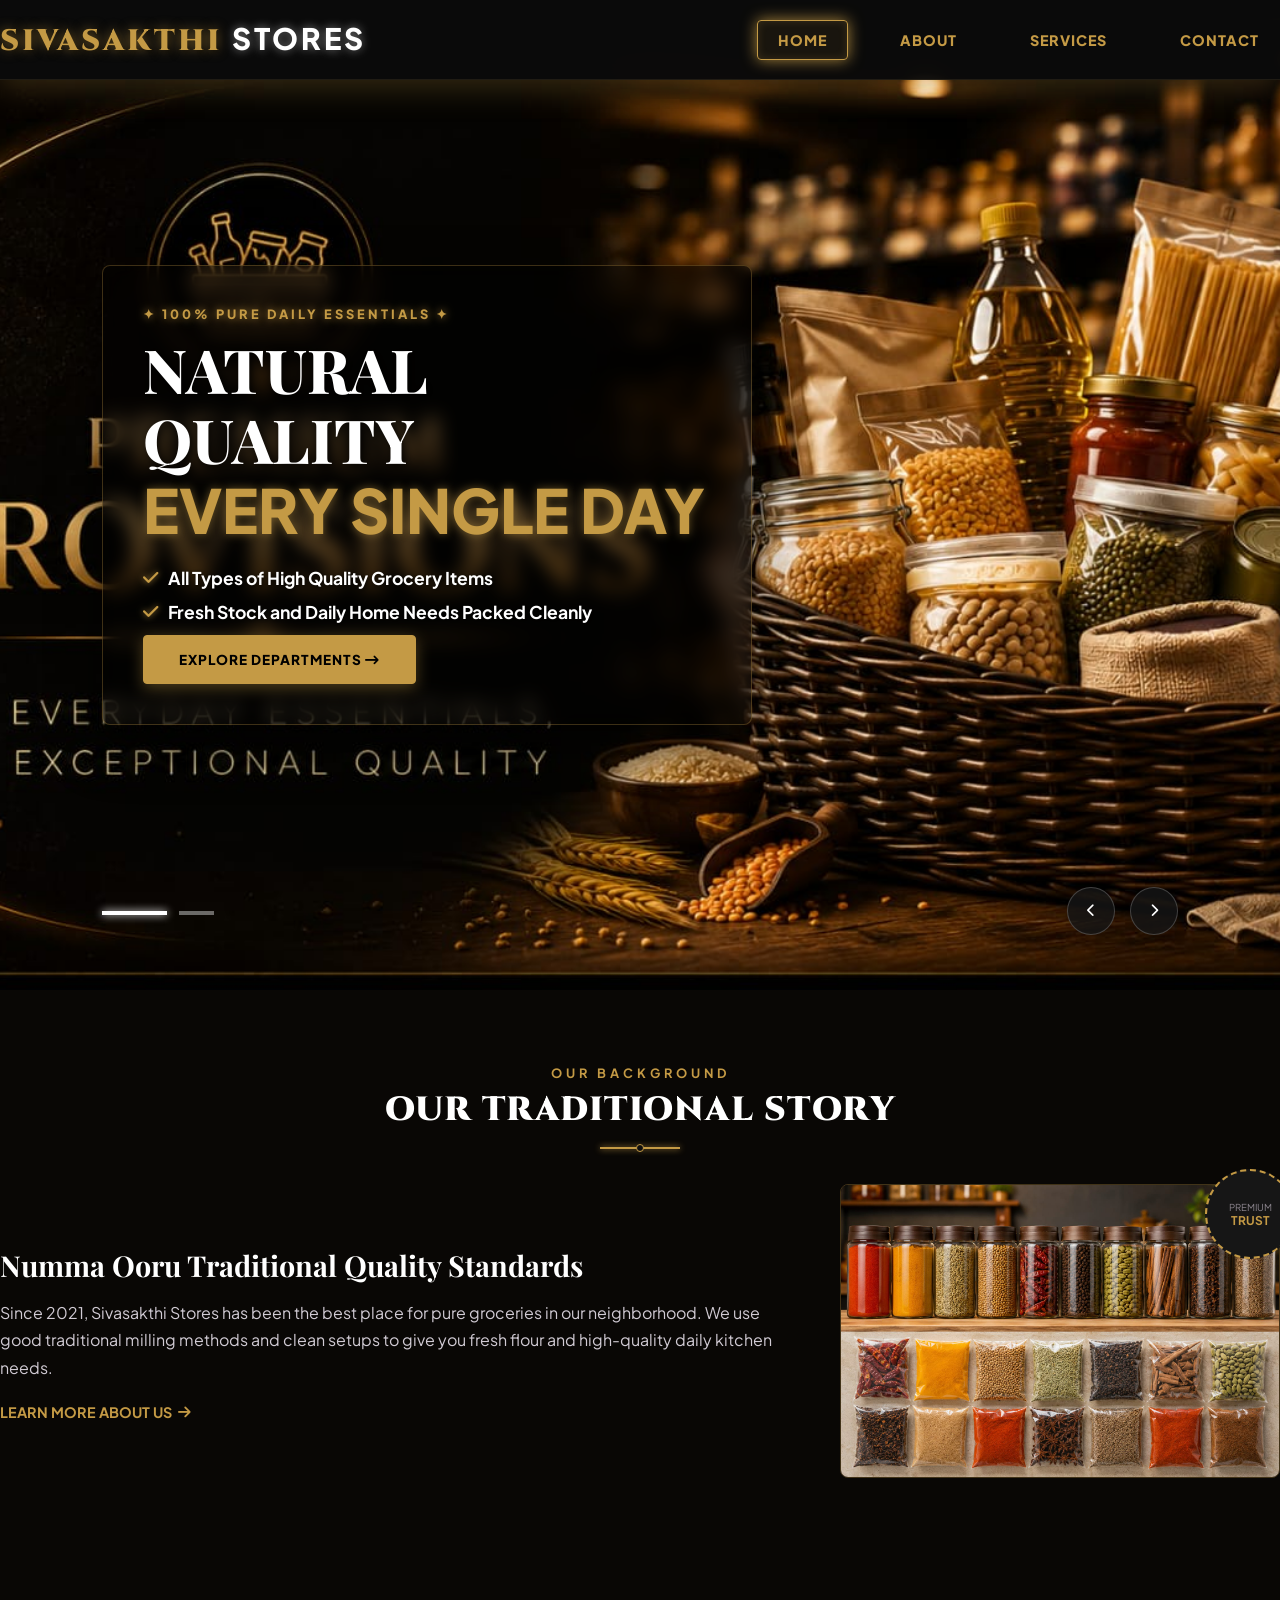
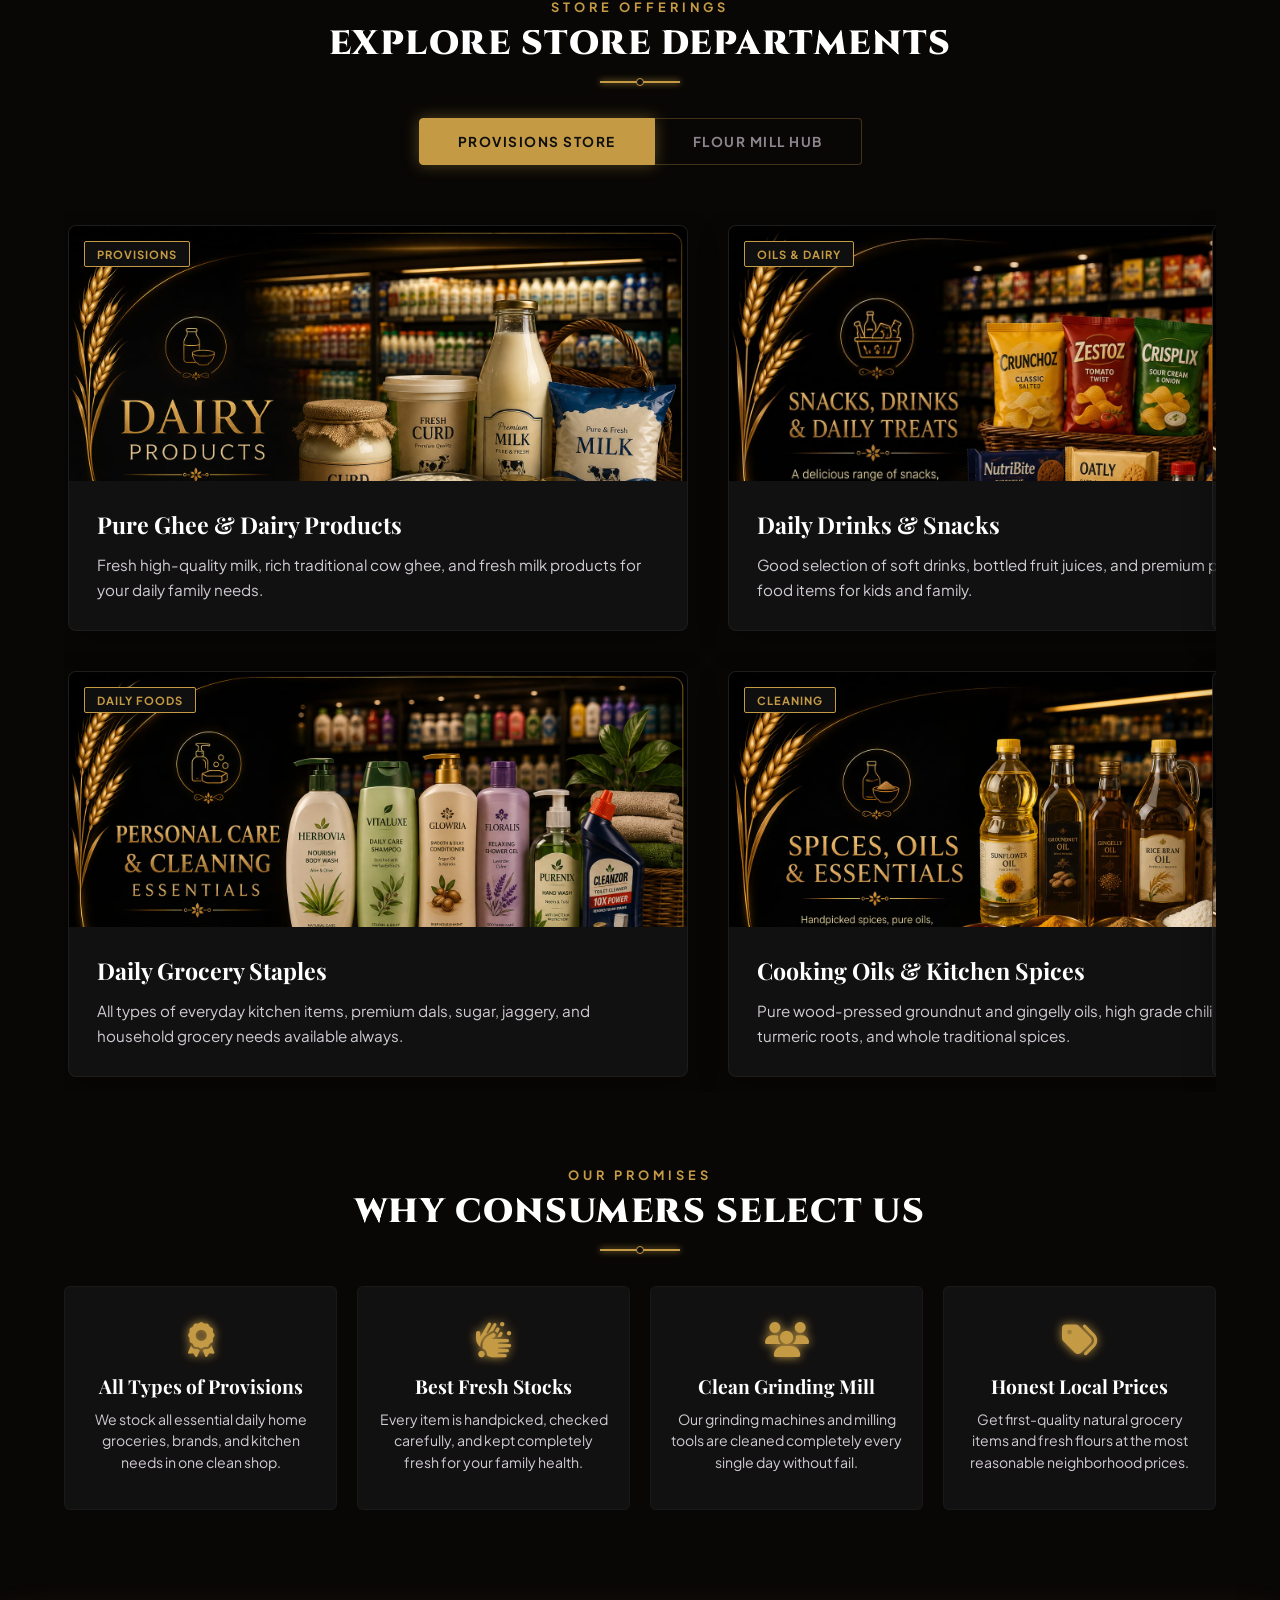
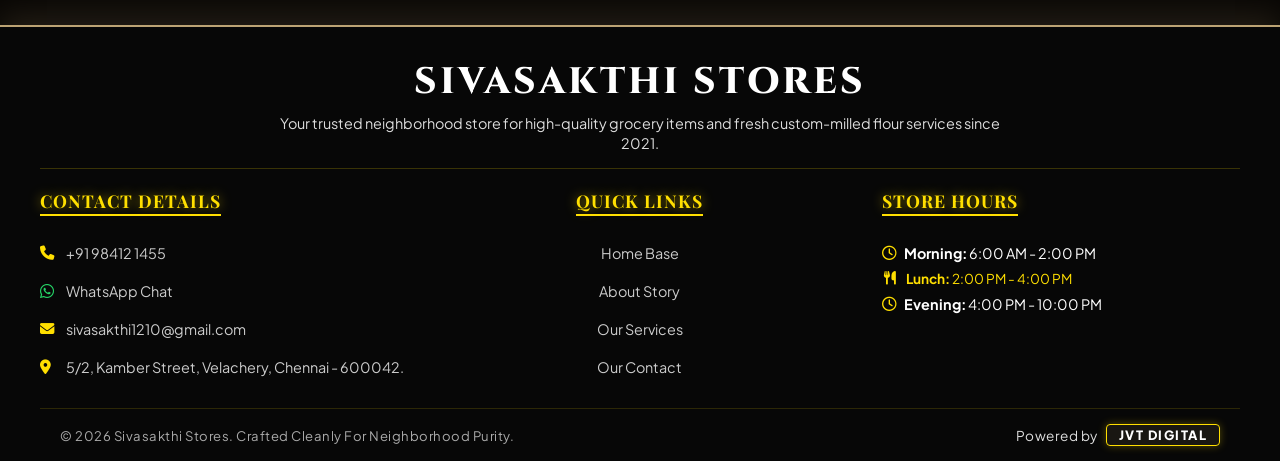
<file: index.html>
<!DOCTYPE html>
<html lang="en">
<head>
    <meta charset="UTF-8">
    <meta name="viewport" content="width=device-width, initial-scale=1.0">
    <title>Sivasakthi Stores | Premium Black & Gold</title>
    <link href="https://fonts.googleapis.com/css2?family=Cinzel:wght@700;900&family=Playfair+Display:wght@700;800&family=Plus+Jakarta+Sans:wght@400;600;700&display=swap" rel="stylesheet">
    <link rel="stylesheet" href="https://cdnjs.cloudflare.com/ajax/libs/font-awesome/6.4.0/css/all.min.css">
    <link rel="stylesheet" href="style.css">


    <style>

@media screen and (max-width:768px){

.master-luxury-nav{
    padding: 10px 15px !important;
}

.nav-container-shell{
    flex-direction: column !important;
    gap: 10px !important;
}

.nav-brand-logo{
    font-size: 20px !important;
    text-align: center !important;
}

.nav-links-system{
    display: flex !important;
    gap: 12px !important;
    flex-wrap: wrap !important;
    justify-content: center !important;
}

.link-anchor{
    font-size: 12px !important;
}

/* HERO SECTION */

.master-hero-viewport{
    height: auto !important;
    min-height: 100vh !important;
}

.hero-pane-slide{
    padding: 120px 20px 60px !important;
    background-size: cover !important;
    background-position: center !important;
}

.pane-content-bound{
    width: 100% !important;
    max-width: 320px !important;
    padding: 20px !important;
    margin: auto !important;
}

.pane-content-bound h1{
    font-size: 30px !important;
    line-height: 1.2 !important;
}

.pane-feature-bullets p{
    font-size: 13px !important;
    line-height: 1.5 !important;
}

.cta-solid-gold{
    width: 100% !important;
    text-align: center !important;
    font-size: 13px !important;
    padding: 12px !important;
}

.slider-arrow-controls{
    display: none !important;
}

.hero-navigation-pips{
    bottom: 20px !important;
}

body,html{
    overflow-x: hidden !important;
}

img{
    max-width: 100% !important;
    height: auto !important;
}

}
@media screen and (max-width:768px){

/* NAVBAR FIX */
.master-luxury-nav{
    position: fixed !important;
    top: 0;
    left: 0;
    width: 100%;
    z-index: 999999 !important;
    background: rgba(0,0,0,0.95) !important;
    padding: 12px 10px !important;
}

.nav-brand-logo{
    display: block !important;
    font-size: 18px !important;
    text-align: center !important;
}

.nav-links-system{
    display: flex !important;
    justify-content: center !important;
    flex-wrap: wrap !important;
    gap: 10px !important;
    margin-top: 8px !important;
}

.link-anchor{
    font-size: 11px !important;
}

/* HERO IMAGE FIX */
.hero-pane-slide{
    background-size: contain !important;
    background-repeat: no-repeat !important;
    background-position: top center !important;
    padding-top: 180px !important;
}

/* TEXT SIZE FIX */
.pane-content-bound{
    max-width: 260px !important;
    padding: 15px !important;
}

.pane-content-bound h1{
    font-size: 22px !important;
    line-height: 1.1 !important;
}

.pane-mini-badge{
    font-size: 10px !important;
}

.pane-feature-bullets p{
    font-size: 11px !important;
}

.cta-solid-gold{
    font-size: 11px !important;
    padding: 10px !important;
}

}
</style>

</head>
<body>

    <header class="master-luxury-nav">
        <div class="nav-container-shell">
            <a href="index.html" class="nav-brand-logo">SIVASAKTHI <span class="black-text-span">STORES</span></a>
            <nav class="nav-links-system">
                <a href="index.html" class="link-anchor active">HOME</a>
                <a href="about.html" class="link-anchor">ABOUT</a>
                <a href="services.html" class="link-anchor">SERVICES</a>
                <a href="contact.html" class="link-anchor contact-direct-link">CONTACT</a>
            </nav>
        </div>
    </header>

    <section class="master-hero-viewport" id="heroAreaViewport">
        <div class="hero-slides-wrapper-track" id="heroSlidesTrack">
            
            <div class="hero-pane-slide" style="background: url('images/hero banner 1.jpg') center/cover no-repeat;">
                <div class="pane-content-bound floating-animation-package">
                    <span class="pane-mini-badge">✦ 100% PURE DAILY ESSENTIALS ✦</span>
                    <h1>NATURAL QUALITY <br><span class="gold-text-span">EVERY SINGLE DAY</span></h1>
                    <div class="pane-feature-bullets">
                        <p><i class="fa-solid fa-check icon-gold"></i> All Types of High Quality Grocery Items</p>
                        <p><i class="fa-solid fa-check icon-gold"></i> Fresh Stock and Daily Home Needs Packed Cleanly</p>
                    </div>
                    <div class="pane-buttons-action-row">
                        <a href="services.html" class="cta-solid-gold">EXPLORE DEPARTMENTS <i class="fa-solid fa-arrow-right-long"></i></a>
                    </div>
                </div>
            </div>

            <div class="hero-pane-slide" style="background: url('images/hero banner 2.jpg') center/cover no-repeat;">
                <div class="pane-content-bound floating-animation-package">
                    <span class="pane-mini-badge">✦ TRADITIONAL MILLING EXCELLENCE ✦</span>
                    <h1>SIVASAKTHI <br><span class="gold-text-span">STORES</span></h1>
                    <div class="pane-feature-bullets">
                        <p><i class="fa-solid fa-wheat-awn icon-gold"></i> Custom Rice and Wheat Grinding Mill</p>
                        <p><i class="fa-solid fa-basket-shopping icon-gold"></i> Fresh Idli Dosa Batter and Health Mix Powders</p>
                    </div>
                    <div class="pane-buttons-action-row">
                        <a href="services.html" class="cta-solid-gold">VIEW CATALOGUE</a>
                    </div>
                </div>
            </div>

        </div>

        <div class="slider-arrow-controls">
            <button class="nav-arrow prev-arrow" id="prevSlideBtn"><i class="fa-solid fa-chevron-left"></i></button>
            <button class="nav-arrow next-arrow" id="nextSlideBtn"><i class="fa-solid fa-chevron-right"></i></button>
        </div>

        <div class="hero-navigation-pips">
            <span class="control-pip active" data-index="0"></span>
            <span class="control-pip" data-index="1"></span>
        </div>

        <div class="curve-wave-bottom-divider">
            <svg viewBox="0 0 1200 120" preserveAspectRatio="none">
                <path d="M985.66,92.83C906.67,72,823.78,31,743.84,14.19c-82.26-17.34-168.06-16.33-250.45.39-57.84,11.73-114,31.07-172,41.86C234.34,67.4,156.57,47.16,79.66,25.43,53.05,18,26.9,8.75,0,0V120H1200V95.83C1132.19,118.92,1055.71,111.31,985.66,92.83Z" class="wave-svg-fill"></path>
            </svg>
        </div>
    </section>

    <section class="traditional-legacy-about">
        <div class="showcase-title-deck">
            <span class="luxury-badge-tag">OUR BACKGROUND</span>
            <h2>OUR TRADITIONAL STORY</h2>
            <div class="ornamental-center-bar"><span></span></div>
        </div>
        
        <div class="legacy-layout-flex">
            <div class="legacy-text-envelope">
                <h3>Numma Ooru Traditional Quality Standards</h3>
                <p>Since 2021, Sivasakthi Stores has been the best place for pure groceries in our neighborhood. We use good traditional milling methods and clean setups to give you fresh flour and high-quality daily kitchen needs.</p>
                <a href="about.html" class="legacy-trigger-link">LEARN MORE ABOUT US <i class="fa-solid fa-arrow-right"></i></a>
            </div>
            <div class="legacy-visual-envelope">
                <img src="images/provisions 5.jpg" alt="Legacy Grains Distribution">
                <div class="traditional-crest-seal">
                    <span class="seal-top">PREMIUM</span>
                    <strong class="seal-main">TRUST</strong>
                </div>
            </div>
        </div>
    </section>

    <section class="premium-services-showcase" id="services-block-anchor">
        <div class="showcase-title-deck">
            <span class="luxury-badge-tag">STORE OFFERINGS</span>
            <h2>EXPLORE STORE DEPARTMENTS</h2>
            <div class="ornamental-center-bar"><span></span></div>
        </div>

        <div class="showcase-tab-selectors">
            <button class="selector-tab-btn active" id="tabProvisionsTrigger">PROVISIONS STORE</button>
            <button class="selector-tab-btn" id="tabFlourTrigger">FLOUR MILL HUB</button>
        </div>

        <div class="showcase-cards-viewport" id="productSwipeArea">
            <div class="showcase-panels-track" id="productWrapperTrack">
                
                <div class="showcase-panel-unit">
                    <div class="panel-matrix-grid">
                        <div class="big-rectangular-card">
                            <div class="card-media-lens">
                                <img src="images/home 4.jpg" alt="Pure Kitchen Staples">
                                <span class="card-category-pill">PROVISIONS</span>
                            </div>
                            <div class="card-text-deck">
                                <h3>Pure Ghee & Dairy Products</h3>
                                <p>Fresh high-quality milk, rich traditional cow ghee, and fresh milk products for your daily family needs.</p>
                            </div>
                        </div>
                        <div class="big-rectangular-card">
                            <div class="card-media-lens">
                                <img src="images/home 1.jpg" alt="Cold-Pressed Oils">
                                <span class="card-category-pill">OILS & DAIRY</span>
                            </div>
                            <div class="card-text-deck">
                                <h3>Daily Drinks & Snacks</h3>
                                <p>Good selection of soft drinks, bottled fruit juices, and premium packaged food items for kids and family.</p>
                            </div>
                        </div>
                        <div class="big-rectangular-card">
                            <div class="card-media-lens">
                                <img src="images/home 2.jpg" alt="Household Staples">
                                <span class="card-category-pill">DAILY FOODS</span>
                            </div>
                            <div class="card-text-deck">
                                <h3>Daily Grocery Staples</h3>
                                <p>All types of everyday kitchen items, premium dals, sugar, jaggery, and household grocery needs available always.</p>
                            </div>
                        </div>
                        <div class="big-rectangular-card">
                            <div class="card-media-lens">
                                <img src="images/home 3.jpg" alt="Home Care Solutions">
                                <span class="card-category-pill">CLEANING</span>
                            </div>
                            <div class="card-text-deck">
                                <h3>Cooking Oils & Kitchen Spices</h3>
                                <p>Pure wood-pressed groundnut and gingelly oils, high grade chili powders, turmeric roots, and whole traditional spices.</p>
                            </div>
                        </div>
                    </div>
                </div>

                <div class="showcase-panel-unit">
                    <div class="panel-matrix-grid">
                        <div class="big-rectangular-card">
                            <div class="card-media-lens">
                                <img src="images/flour 4.jpg" alt="Whole Wheat Atta">
                                <span class="card-category-pill">MILL HUB</span>
                            </div>
                            <div class="card-text-deck">
                                <h3>First Quality Grain Grinding</h3>
                                <p>Traditional machine grinding process for premium whole wheat and grains. Clean methods used to get perfect fine soft flour for your rotis.</p>
                            </div>
                        </div>
                        <div class="big-rectangular-card">
                            <div class="card-media-lens">
                                <img src="images/flour 1.jpg" alt="Traditional Rice Flour">
                                <span class="card-category-pill">GRAIN MILL</span>
                            </div>
                            <div class="card-text-deck">
                                <h3>Native Rice Flour Making</h3>
                                <p>Special flour making process for raw rice and parboiled rice. Perfectly suited for preparing smooth idiyappams, appams, and evening snacks.</p>
                            </div>
                        </div>
                        <div class="big-rectangular-card">
                            <div class="card-media-lens">
                                <img src="images/flour 3.jpg" alt="Idli Dosa Batter">
                                <span class="card-category-pill">BATTER SECTOR</span>
                            </div>
                            <div class="card-text-deck">
                                <h3>Hygienic Wet Batter Packing</h3>
                                <p>Clean grinding and secure packing of Idli Dosa wet batter using premium quality Arisi, fresh Urad Dal, and aromatic Vendhaiyam. Zero chemicals added.</p>
                            </div>
                        </div>
                        <div class="big-rectangular-card">
                            <div class="card-media-lens">
                                <img src="images/flour 5.jpg" alt="Multi-Grain Healthcare Mixtures">
                                <span class="card-category-pill">HEALTH FOODS</span>
                            </div>
                            <div class="card-text-deck">
                                <h3>Soft Idli & Crispy Dosa Mix</h3>
                                <p>Perfect home-ground wet batter mix prepared carefully to help you make ultra-soft puffy idlis and perfectly crispy golden dosas easily at home.</p>
                            </div>
                        </div>
                    </div>
                </div>

            </div>
        </div>
    </section>

    <section class="commitments-matrix-shelf">
        <div class="showcase-title-deck">
            <span class="luxury-badge-tag">OUR PROMISES</span>
            <h2>WHY CONSUMERS SELECT US</h2>
            <div class="ornamental-center-bar"><span></span></div>
        </div>
        <div class="commitments-container-grid">
            <div class="commitment-node-box">
                <i class="fa-solid fa-award icon-gold-large"></i>
                <h3>All Types of Provisions</h3>
                <p>We stock all essential daily home groceries, brands, and kitchen needs in one clean shop.</p>
            </div>
            <div class="commitment-node-box">
                <i class="fa-solid fa-hands-wash icon-gold-large"></i>
                <h3>Best Fresh Stocks</h3>
                <p>Every item is handpicked, checked carefully, and kept completely fresh for your family health.</p>
            </div>
            <div class="commitment-node-box">
                <i class="fa-solid fa-users icon-gold-large"></i>
                <h3>Clean Grinding Mill</h3>
                <p>Our grinding machines and milling tools are cleaned completely every single day without fail.</p>
            </div>
            <div class="commitment-node-box">
                <i class="fa-solid fa-tags icon-gold-large"></i>
                <h3>Honest Local Prices</h3>
                <p>Get first-quality natural grocery items and fresh flours at the most reasonable neighborhood prices.</p>
            </div>
        </div>
    </section>

    <footer class="master-luxury-footer" id="footer-block-anchor" style="padding: 25px 20px 15px 20px; background: #050505; color: #fff; font-family: 'Plus Jakarta Sans', sans-serif; position: relative; border-top: 2px solid #bca374; box-shadow: 0 -10px 30px rgba(188, 163, 116, 0.15);">
        
        <style>
            @keyframes intenseGoldRadiance {
                0% { text-shadow: 0 0 10px #bca374, 0 0 20px #bca374, 0 0 30px #8a6f3e; }
                50% { text-shadow: 0 0 20px #fff, 0 0 35px #ffdf00, 0 0 50px #bca374, 0 0 65px #8a6f3e; }
                100% { text-shadow: 0 0 10px #bca374, 0 0 20px #bca374, 0 0 30px #8a6f3e; }
            }
            .pure-gold-glow {
                color: #ffffff !important;
                font-weight: 800;
                animation: intenseGoldRadiance 3s infinite ease-in-out;
            }
            .column-head-glow {
                color: #ffdf00 !important;
                text-shadow: 0 0 12px rgba(255, 223, 0, 0.6);
                border-bottom: 2px solid #ffdf00 !important;
                font-weight: 700;
                letter-spacing: 1.5px;
            }
            .link-hover-glow a {
                transition: all 0.3s cubic-bezier(0.25, 0.8, 0.25, 1);
            }
            .link-hover-glow a:hover {
                color: #ffdf00 !important;
                text-shadow: 0 0 15px #ffdf00, 0 0 25px #bca374;
                transform: scale(1.03);
                padding-left: 5px;
            }
            .jvt-ultimate-badge {
                animation: intenseGoldRadiance 4s infinite ease-in-out;
                transition: all 0.3s ease;
                background: rgba(188, 163, 116, 0.1);
            }
            .jvt-ultimate-badge:hover {
                background: #ffdf00 !important;
                color: #000000 !important;
                -webkit-text-fill-color: #000000 !important;
                box-shadow: 0 0 30px #ffdf00, 0 0 50px #bca374 !important;
                text-shadow: none !important;
            }
        </style>

        <div class="footer-container-stack" style="max-width: 1200px; margin: 0 auto;">
            
            <div class="footer-brand-center-row" style="text-align: center; margin-bottom: 20px; border-bottom: 1px solid rgba(255, 223, 0, 0.2); padding-bottom: 15px;">
                <h3 class="pure-gold-glow" style="font-family: 'Cinzel', serif; font-size: 2.3rem; margin: 0 0 6px 0; letter-spacing: 3px;">SIVASAKTHI STORES</h3>
                <p style="max-width: 750px; margin: 0 auto; color: #dddddd; font-size: 0.9rem; line-height: 1.4;">Your trusted neighborhood store for high-quality grocery items and fresh custom-milled flour services since 2021.</p>
            </div>
            
            <div class="footer-columns-balance-row" style="display: grid; grid-template-columns: repeat(auto-fit, minmax(280px, 1fr)); gap: 25px; margin-bottom: 20px;">
                
                <div class="footer-links-column link-hover-glow" style="display: flex; flex-direction: column; align-items: flex-start;">
                    <h4 class="column-head-glow" style="font-family: 'Playfair Display', serif; font-size: 1.1rem; margin: 0 0 12px 0; text-transform: uppercase; padding-bottom: 2px;">Contact Details</h4>
                    <div style="display: flex; flex-direction: column; gap: 8px; width: 100%;">
                        <a href="tel:+91984121455" style="text-decoration: none; color: #cccccc; font-size: 0.9rem; display: flex; align-items: center; gap: 10px;">
                            <i class="fa-solid fa-phone" style="color: #ffdf00; width: 16px;"></i> +91 98412 1455
                        </a>
                        <a href="https://wa.me/91984121455" target="_blank" style="text-decoration: none; color: #cccccc; font-size: 0.9rem; display: flex; align-items: center; gap: 10px;">
                            <i class="fa-brands fa-whatsapp" style="color: #25D366; width: 16px; font-size: 1rem;"></i> WhatsApp Chat
                        </a>
                        <a href="mailto:sivasakthi1210@gmail.com" style="text-decoration: none; color: #cccccc; font-size: 0.9rem; display: flex; align-items: center; gap: 10px;">
                            <i class="fa-solid fa-envelope" style="color: #ffdf00; width: 16px;"></i> sivasakthi1210@gmail.com
                        </a>
                        <div style="color: #cccccc; font-size: 0.9rem; display: flex; align-items: flex-start; gap: 10px; line-height: 1.3;">
                            <i class="fa-solid fa-location-dot" style="color: #ffdf00; width: 16px; margin-top: 2px;"></i> 
                            <span>5/2, Kamber Street, Velachery, Chennai - 600042.</span>
                        </div>
                    </div>
                </div>
                
                <div class="footer-links-column link-hover-glow" style="display: flex; flex-direction: column; align-items: center; text-align: center;">
                    <h4 class="column-head-glow" style="font-family: 'Playfair Display', serif; font-size: 1.1rem; margin: 0 0 12px 0; text-transform: uppercase; padding-bottom: 2px;">Quick Links</h4>
                    <div style="display: flex; flex-direction: column; gap: 8px;">
                        <a href="https://anusri-dev.github.io/sivasakthi-stores/index.html" style="text-decoration: none; color: #cccccc; font-size: 0.9rem; display: block;">Home Base</a>
                        <a href="https://anusri-dev.github.io/sivasakthi-stores/about.html" style="text-decoration: none; color: #cccccc; font-size: 0.9rem; display: block;">About Story</a>
                        <a href="https://anusri-dev.github.io/sivasakthi-stores/services.html" style="text-decoration: none; color: #cccccc; font-size: 0.9rem; display: block;">Our Services</a>
                        <a href="https://anusri-dev.github.io/sivasakthi-stores/contact.html" style="text-decoration: none; color: #cccccc; font-size: 0.9rem; display: block;">Our Contact</a>
                    </div>
                </div>
                
                <div class="footer-links-column" style="display: flex; flex-direction: column; align-items: flex-start; padding-left: 25px;">
                    <h4 class="column-head-glow" style="font-family: 'Playfair Display', serif; font-size: 1.1rem; margin: 0 0 12px 0; text-transform: uppercase; padding-bottom: 2px;">Store Hours</h4>
                    <div style="display: flex; flex-direction: column; gap: 8px; width: 100%;">
                        <p style="margin: 0; color: #ffffff; font-size: 0.9rem; display: flex; align-items: center; gap: 8px;">
                            <i class="fa-regular fa-clock" style="color: #ffdf00; width: 14px;"></i>
                            <span><strong>Morning:</strong> 6:00 AM - 2:00 PM</span>
                        </p>
                        <p style="margin: 0; color: #ffdf00; font-size: 0.85rem; display: flex; align-items: center; gap: 8px; padding-left: 2px;">
                            <i class="fa-solid fa-utensils" style="color: #ffdf00; width: 14px;"></i>
                            <span><strong>Lunch:</strong> 2:00 PM - 4:00 PM</span>
                        </p>
                        <p style="margin: 0; color: #ffffff; font-size: 0.9rem; display: flex; align-items: center; gap: 8px;">
                            <i class="fa-regular fa-clock" style="color: #ffdf00; width: 14px;"></i>
                            <span><strong>Evening:</strong> 4:00 PM - 10:00 PM</span>
                        </p>
                    </div>
                </div>
                
            </div>
            
            <div class="footer-bottom-copyright-bar" style="display: flex; justify-content: space-between; align-items: center; flex-wrap: wrap; gap: 15px; border-top: 1px solid rgba(255,223,0,0.15); padding-top: 15px;">
                <p style="margin: 0; font-size: 0.82rem; color: #aaaaaa;">&copy; 2026 Sivasakthi Stores. Crafted Cleanly For Neighborhood Purity.</p>
                <p style="margin: 0; font-size: 0.85rem; color: #dddddd; display: flex; align-items: center; gap: 8px; letter-spacing: 0.5px;">
                    Powered by <span class="jvt-ultimate-badge" style="color: #ffffff; font-weight: 800; border: 1px solid #ffdf00; padding: 2px 12px; border-radius: 4px; font-size: 0.8rem; letter-spacing: 1.5px; box-shadow: 0 0 8px rgba(255, 223, 0, 0.3);">JVT DIGITAL</span>
                </p>
            </div>
            
        </div>
    </footer>
    <script>
        document.querySelectorAll('.contact-direct-link').forEach(el => {
            el.addEventListener('click', function(e) {
                e.stopPropagation(); 
            });
        });
    </script>
    <script src="script.js"></script>
</body>
</html>
</file>
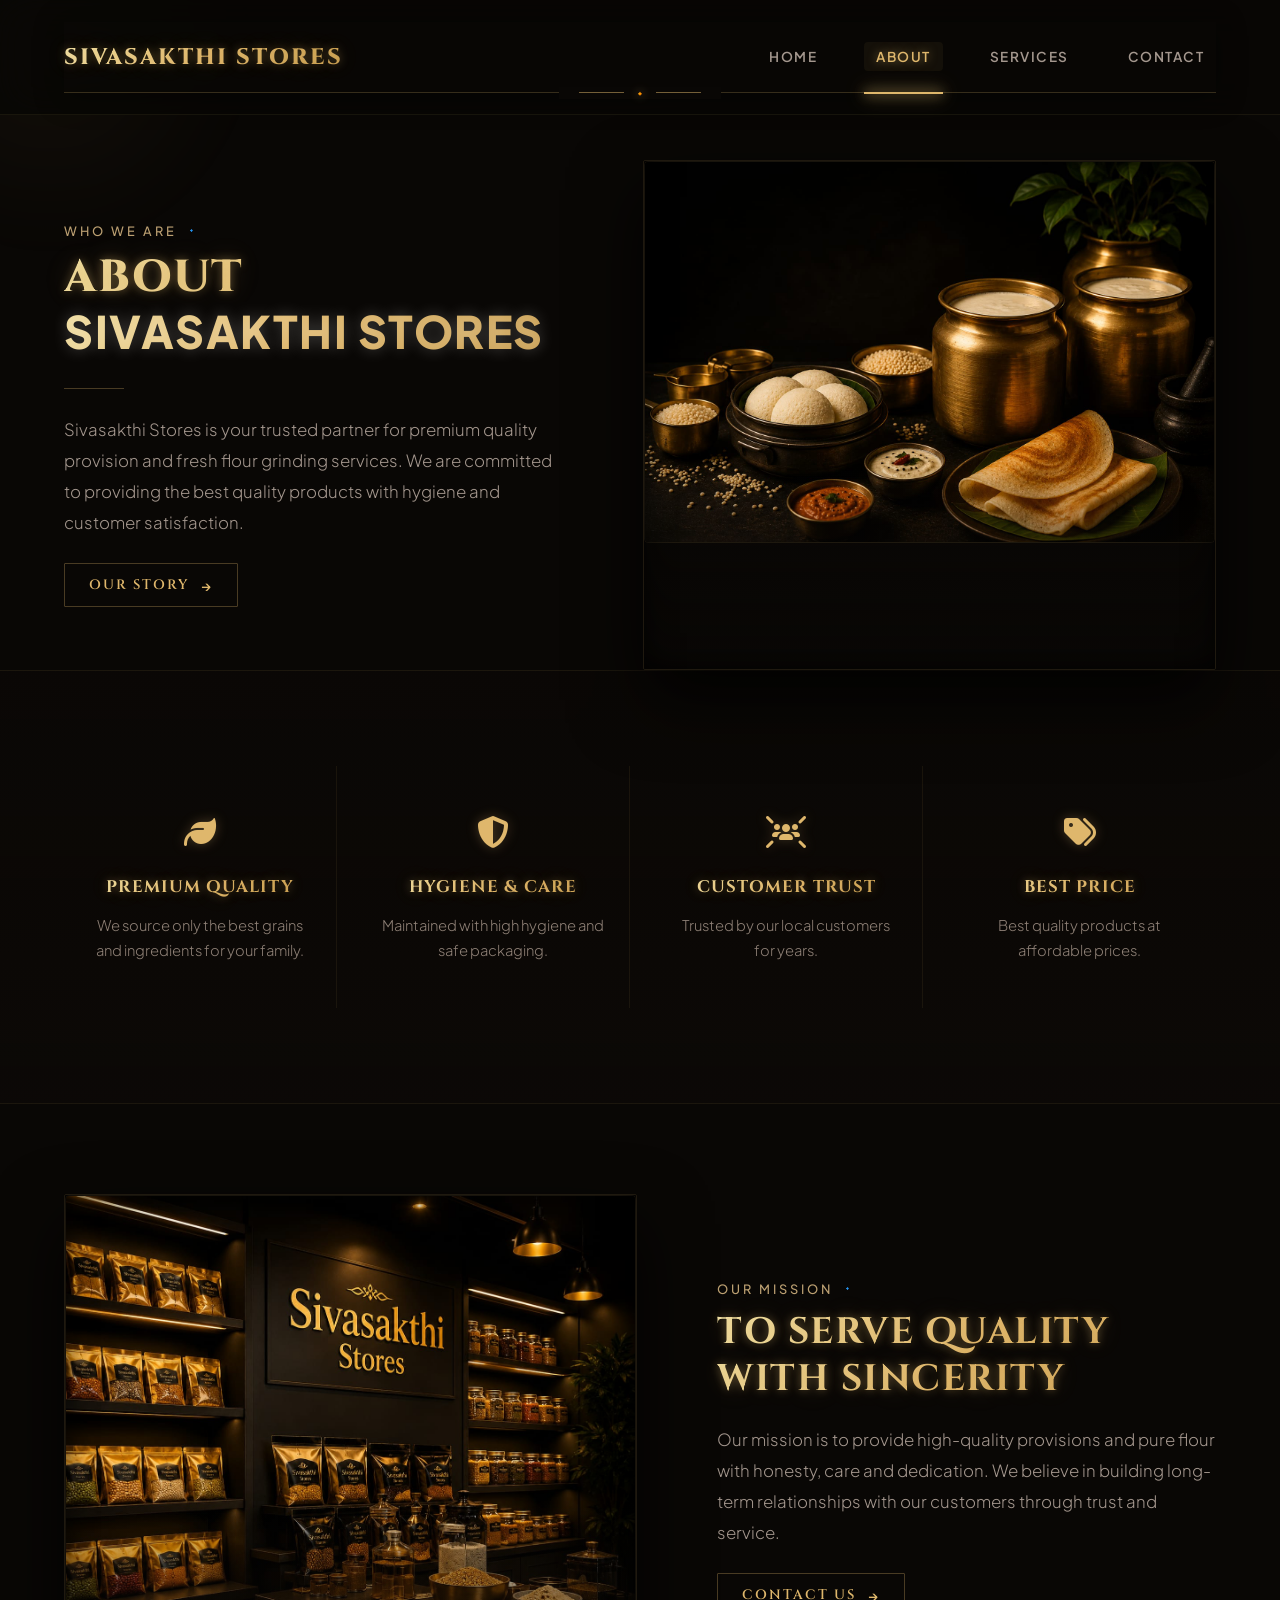
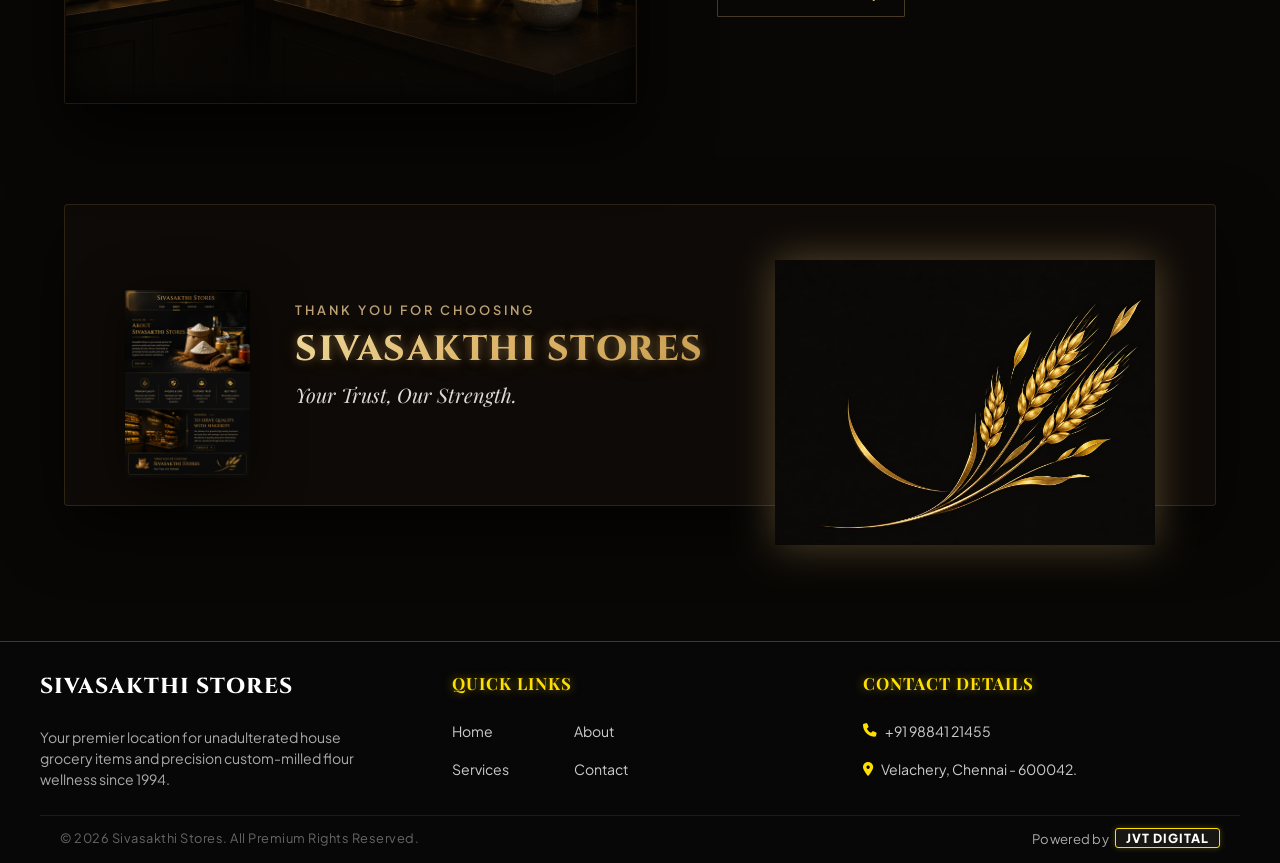
<file: about.html>
<!DOCTYPE html>
<html lang="en">
<head>
    <meta charset="UTF-8">
    <meta name="viewport" content="width=device-width, initial-scale=1.0">
    <title>About Us | Sivasakthi Stores</title>
    <link rel="stylesheet" href="https://cdnjs.cloudflare.com/ajax/libs/font-awesome/6.4.0/css/all.min.css">
    <link rel="preconnect" href="https://fonts.googleapis.com">
    <link rel="preconnect" href="https://fonts.gstatic.com" crossorigin>
    <link href="https://fonts.googleapis.com/css2?family=Cinzel:wght@500;600;700;800;900&family=Playfair+Display:ital,wght@0,500;0,600;1,500&family=Plus+Jakarta+Sans:wght@300;400;500;600&display=swap" rel="stylesheet">
    <link rel="stylesheet" href="style.css">
</head>
<body class="luxury-mockup-body">

    <div class="nav-ambient-left-glow"></div>

    <nav class="mockup-master-navbar elite-glass-nav">
        <div class="nav-glow-border-container">
            <div class="nav-inner-alignment-shell">
                <a href="index.html" class="mockup-nav-brand burning-gold-text kinetic-text">SIVASAKTHI STORES</a>
                <div class="mockup-nav-links-cluster">
                    <a href="index.html" class="interactive-nav-item">HOME</a>
                    <a href="about.html" class="active-glow-anchor interactive-nav-item">ABOUT</a>
                    <a href="index.html#services" class="interactive-nav-item">SERVICES</a>
                    <a href="index.html#contact" class="interactive-nav-item">CONTACT</a>
                </div>
            </div>
            <div class="nav-center-ornament">
                <div class="ornament-line"></div>
                <div class="ornament-diamond">🔸</div>
                <div class="ornament-line"></div>
            </div>
        </div>
    </nav>

    <main class="mockup-main-viewport-wrapper">

        <section class="premium-hero-block-node-section">
            <div class="mockup-central-grid-container">
                <div class="hero-two-col-asymmetric-layout">
                    
                    <div class="hero-left-editorial-deck animate-fade-in">
                        <div class="mockup-badge-row">
                            <span class="mockup-mini-label">WHO WE ARE</span>
                            <div class="badge-accent-ornament">🔹</div>
                        </div>
                        <h2 class="hero-main-title burning-gold-text">ABOUT <br><span class="white-shining-title">SIVASAKTHI STORES</span></h2>
                        <div class="section-gold-shimmer-divider"></div>
                        <p class="hero-para-narrative">
                            Sivasakthi Stores is your trusted partner for premium quality provision and fresh flour grinding services. We are committed to providing the best quality products with hygiene and customer satisfaction.
                        </p>
                        <a href="#features" class="mockup-luxury-hollow-btn">
                            OUR STORY <span class="btn-arrow-icon">→</span>
                        </a>
                    </div>

                    <div class="hero-right-dynamic-image-box hover-perspective-card">
                        <img src="images/about 1.jpg" alt="Sivasakthi Stores Flour and Grain Composition Display" class="fluid-mockup-img">
                        <div class="ambient-card-inner-shadow"></div>
                    </div>

                </div>
            </div>
        </section>

        <section class="premium-four-column-grid-section" id="features">
            <div class="mockup-central-grid-container">
                <div class="four-column-structural-flex">
                    
                    <div class="premium-value-card-brick group-hover-trigger">
                        <div class="brick-icon-wrapper"><i class="fa-solid fa-leaf"></i></div>
                        <h4 class="burning-gold-text">PREMIUM QUALITY</h4>
                        <p>We source only the best grains and ingredients for your family.</p>
                        <div class="card-laser-glow-line"></div>
                    </div>

                    <div class="premium-value-card-brick group-hover-trigger">
                        <div class="brick-icon-wrapper"><i class="fa-solid fa-shield-halved"></i></div>
                        <h4 class="burning-gold-text">HYGIENE & CARE</h4>
                        <p>Maintained with high hygiene and safe packaging.</p>
                        <div class="card-laser-glow-line"></div>
                    </div>

                    <div class="premium-value-card-brick group-hover-trigger">
                        <div class="brick-icon-wrapper"><i class="fa-solid fa-users-rays"></i></div>
                        <h4 class="burning-gold-text">CUSTOMER TRUST</h4>
                        <p>Trusted by our local customers for years.</p>
                        <div class="card-laser-glow-line"></div>
                    </div>

                    <div class="premium-value-card-brick group-hover-trigger">
                        <div class="brick-icon-wrapper"><i class="fa-solid fa-tags"></i></div>
                        <h4 class="burning-gold-text">BEST PRICE</h4>
                        <p>Best quality products at affordable prices.</p>
                        <div class="card-laser-glow-line"></div>
                    </div>

                </div>
            </div>
        </section>

        <section class="premium-mission-block-section">
            <div class="mockup-central-grid-container">
                <div class="mission-two-col-asymmetric-layout">
                    
                    <div class="mission-left-dynamic-image-box hover-perspective-card">
                        <img src="images/about 2.jpg" alt="Sivasakthi Stores Luxury Store Production Line" class="fluid-mockup-img">
                        <div class="ambient-card-inner-shadow"></div>
                    </div>

                    <div class="mission-right-editorial-deck">
                        <div class="mockup-badge-row">
                            <span class="mockup-mini-label">OUR MISSION</span>
                            <div class="badge-accent-ornament">🔹</div>
                        </div>
                        <h3 class="mission-main-title burning-gold-text">TO SERVE QUALITY WITH SINCERITY</h3>
                        <p class="mission-para-narrative">
                            Our mission is to provide high-quality provisions and pure flour with honesty, care and dedication. We believe in building long-term relationships with our customers through trust and service.
                        </p>
                        <a href="index.html#contact" class="mockup-luxury-hollow-btn">
                            CONTACT US <span class="btn-arrow-icon">→</span>
                        </a>
                    </div>

                </div>
            </div>
        </section>

        <section class="premium-signature-acknowledgment-section">
            <div class="mockup-central-grid-container">
                <div class="thankyou-enclosed-gold-panel dramatic-panel-scale">
                    
                    <div class="thankyou-left-branding-node">
                        <div class="thankyou-asset-bounding-box upscaled-asset-frame">
                            <img src="images/about 3.jpg" alt="Premium Wheat Sack Realistic Illustration Asset" class="thankyou-embedded-img">
                        </div>
                        <div class="thankyou-textual-strings">
                            <span class="thankyou-label-tag">THANK YOU FOR CHOOSING</span>
                            <h4 class="thankyou-main-header burning-gold-text">SIVASAKTHI STORES</h4>
                            <p class="thankyou-serif-motto">Your Trust, Our Strength.</p>
                        </div>
                    </div>

                    <div class="thankyou-right-foliage-node upscaled-foliage-frame">
                        <img src="images/about 4.jpg" alt="Realistic Clean Golden Wheat Stalk Artwork Graphic" class="thankyou-foliage-fluid-img">
                    </div>

                </div>
            </div>
        </section>

    </main>

   <footer class="master-luxury-footer" id="footer-block-anchor" style="padding: 30px 20px 20px 20px; background: #050505; color: #fff; font-family: 'Plus Jakarta Sans', sans-serif; position: relative; border-top: 1px solid rgba(255, 223, 0, 0.25);">
        
        <style>
            @keyframes intenseGoldRadiance {
                0% { text-shadow: 0 0 10px #bca374, 0 0 18px #bca374; }
                50% { text-shadow: 0 0 22px #fff, 0 0 35px #ffdf00, 0 0 45px #bca374; }
                100% { text-shadow: 0 0 10px #bca374, 0 0 18px #bca374; }
            }
            .pure-gold-glow {
                color: #ffffff !important;
                font-weight: 800;
                animation: intenseGoldRadiance 3s infinite ease-in-out;
            }
            .column-head-glow {
                color: #ffdf00 !important;
                text-shadow: 0 0 10px rgba(255, 223, 0, 0.5);
                font-weight: 700;
                letter-spacing: 1px;
            }
            .link-hover-glow a {
                transition: all 0.3s cubic-bezier(0.25, 0.8, 0.25, 1);
            }
            .link-hover-glow a:hover {
                color: #ffdf00 !important;
                text-shadow: 0 0 12px #ffdf00;
                padding-left: 4px;
            }
            .jvt-ultimate-badge {
                animation: intenseGoldRadiance 4s infinite ease-in-out;
                transition: all 0.3s ease;
                background: rgba(188, 163, 116, 0.1);
            }
            .jvt-ultimate-badge:hover {
                background: #ffdf00 !important;
                color: #000000 !important;
                -webkit-text-fill-color: #000000 !important;
                box-shadow: 0 0 25px #ffdf00 !important;
                text-shadow: none !important;
            }
        </style>

        <div class="footer-container-stack" style="max-width: 1200px; margin: 0 auto;">
            
            <div class="footer-columns-balance-row" style="display: grid; grid-template-columns: repeat(auto-fit, minmax(280px, 1fr)); gap: 35px; margin-bottom: 25px; text-align: left;">
                
                <div class="footer-links-column" style="display: flex; flex-direction: column; align-items: flex-start;">
                    <h3 class="pure-gold-glow" style="font-family: 'Cinzel', serif; font-size: 1.35rem; margin: 0 0 10px 0; letter-spacing: 1px; text-transform: uppercase;">Sivasakthi Stores</h3>
                    <p style="margin: 0; color: #aaaaaa; font-size: 0.88rem; line-height: 1.5; max-width: 320px;">Your premier location for unadulterated house grocery items and precision custom-milled flour wellness since 1994.</p>
                </div>
                
                <div class="footer-links-column link-hover-glow" style="display: flex; flex-direction: column; align-items: flex-start;">
                    <h4 class="column-head-glow" style="font-family: 'Playfair Display', serif; font-size: 1.05rem; margin: 0 0 12px 0; text-transform: uppercase;">Quick Links</h4>
                    <div style="display: grid; grid-template-columns: 1fr 1fr; gap: 8px 25px; width: 100%; max-width: 220px;">
                        <a href="https://anusri-dev.github.io/sivasakthi-stores/index.html" style="text-decoration: none; color: #cccccc; font-size: 0.88rem;">Home</a>
                        <a href="https://anusri-dev.github.io/sivasakthi-stores/about.html" style="text-decoration: none; color: #cccccc; font-size: 0.88rem;">About</a>
                        <a href="https://anusri-dev.github.io/sivasakthi-stores/services.html" style="text-decoration: none; color: #cccccc; font-size: 0.88rem;">Services</a>
                        <a href="https://anusri-dev.github.io/sivasakthi-stores/contact.html" style="text-decoration: none; color: #cccccc; font-size: 0.88rem;">Contact</a>
                    </div>
                </div>
                
                <div class="footer-links-column link-hover-glow" style="display: flex; flex-direction: column; align-items: flex-start;">
                    <h4 class="column-head-glow" style="font-family: 'Playfair Display', serif; font-size: 1.05rem; margin: 0 0 12px 0; text-transform: uppercase;">Contact Details</h4>
                    <div style="display: flex; flex-direction: column; gap: 8px; width: 100%;">
                        <a href="tel:+919884121455" style="text-decoration: none; color: #cccccc; font-size: 0.88rem; display: flex; align-items: center; gap: 8px;">
                            <i class="fa-solid fa-phone" style="color: #ffdf00; font-size: 0.85rem;"></i> +91 98841 21455
                        </a>
                        <div style="color: #cccccc; font-size: 0.88rem; display: flex; align-items: center; gap: 8px; line-height: 1.4;">
                            <i class="fa-solid fa-location-dot" style="color: #ffdf00; font-size: 0.85rem;"></i> 
                            <span>Velachery, Chennai - 600042.</span>
                        </div>
                    </div>
                </div>
                
            </div>
            
            <div class="footer-bottom-copyright-bar" style="display: flex; justify-content: space-between; align-items: center; flex-wrap: wrap; gap: 10px; border-top: 1px solid rgba(255,223,0,0.1); padding-top: 12px; margin-top: 10px;">
                <p style="margin: 0; font-size: 0.8rem; color: #666666;">&copy; 2026 Sivasakthi Stores. All Premium Rights Reserved.</p>
                <p style="margin: 0; font-size: 0.82rem; color: #aaaaaa; display: flex; align-items: center; gap: 6px; letter-spacing: 0.3px;">
                    Powered by <span class="jvt-ultimate-badge" style="color: #ffffff; font-weight: 800; border: 1px solid #ffdf00; padding: 1px 10px; border-radius: 3px; font-size: 0.78rem; letter-spacing: 1px; box-shadow: 0 0 6px rgba(255, 223, 0, 0.25);">JVT DIGITAL</span>
                </p>
            </div>
            
        </div>
    </footer>

</body>
</html>
</file>
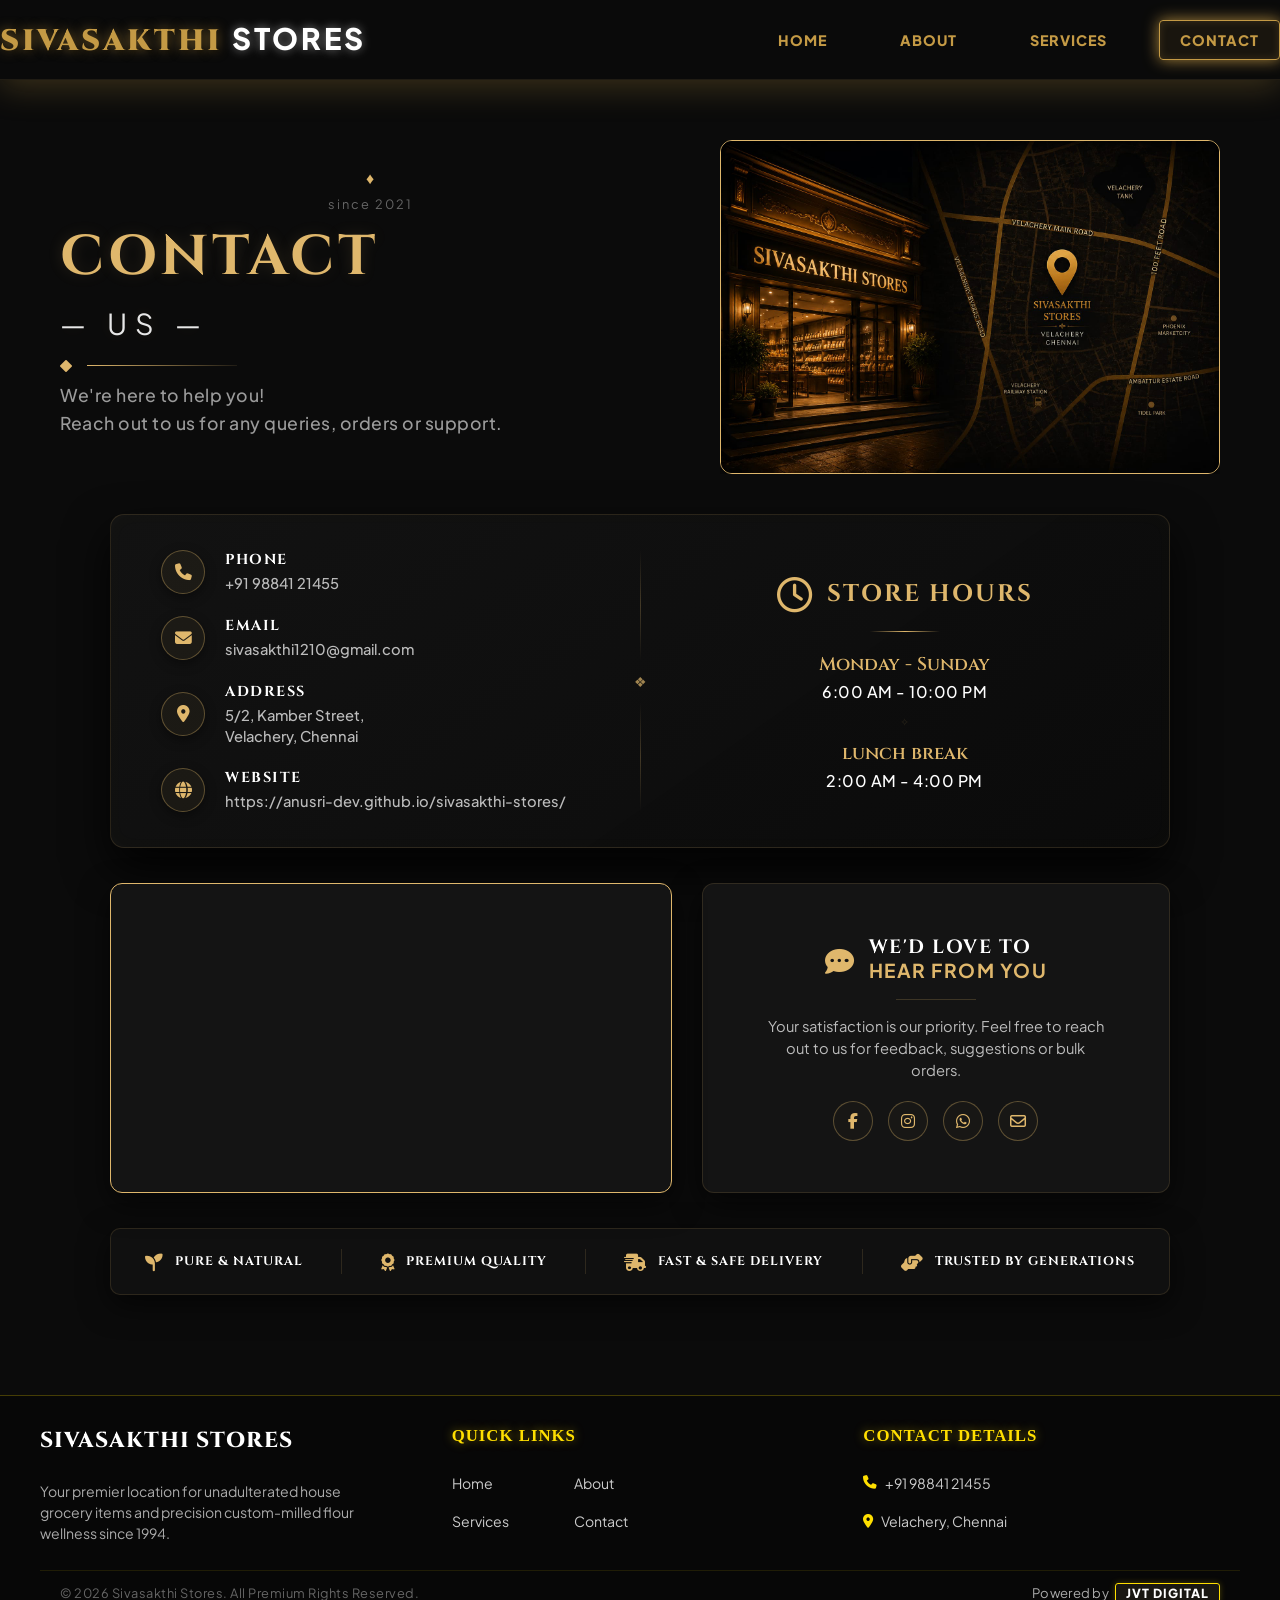
<file: contact.html>
<!DOCTYPE html>
<html lang="en">
<head>
    <meta charset="UTF-8">
    <meta name="viewport" content="width=device-width, initial-scale=1.0">
    <title>Contact Us | Sivasakthi Stores</title>
    <link href="https://fonts.googleapis.com/css2?family=Cinzel:wght@500;600;700;900&family=Plus+Jakarta+Sans:wght@400;500;600;700&display=swap" rel="stylesheet">
    <link rel="stylesheet" href="https://cdnjs.cloudflare.com/ajax/libs/font-awesome/6.4.0/css/all.min.css">
    
    <link rel="stylesheet" href="style.css">
    <style>
        /* ==========================================================================
           PREMIUM SIDE-BY-SIDE HERO FLEX PANEL
           ========================================================================== */
        .premium-contact-view {
            background-color: #0b0b0b;
        }

        .contact-split-hero-container {
            display: flex;
            align-items: center;
            justify-content: space-between;
            max-width: 1200px;
            margin: 0 auto;
            padding: 140px 20px 40px 20px; /* 140px pushes text safely down from fixed navbar */
            gap: 40px;
            box-sizing: border-box;
        }

        /* Left Side: Traditional Gold Accent Text Design Layout */
        .contact-royal-header-deck {
            flex: 1;
            text-align: left; /* Aligned back to the left */
        }

        .contact-royal-header-deck h1 {
            font-family: 'Cinzel', serif;
            color: #dfb76c;
            font-size: 3.5rem;
            letter-spacing: 4px;
            line-height: 1.1;
            margin: 15px 0 5px 0;
        }

        .contact-royal-header-deck .thin-sub-text {
            font-size: 1.5rem;
            color: #fff;
            letter-spacing: 6px;
            font-weight: 400;
        }

        /* Custom Left Aligned Ornament Dividers */
        .left-aligned-divider {
            display: flex;
            align-items: center;
            gap: 15px;
            margin: 15px 0;
        }

        .left-gold-line {
            height: 1px;
            background: linear-gradient(to right, #dfb76c, rgba(223, 183, 108, 0.1));
            width: 150px;
        }

        .contact-sub-narrative-hero {
            color: #a3a3a3;
            font-size: 1.1rem;
            line-height: 1.6;
            margin-top: 15px;
        }

        /* Right Side: Small Custom Fitted Location Image Frame */
        .contact-right-small-image-box {
            flex: 1;
            max-width: 500px; /* Constrains image from getting too big */
            display: flex;
            justify-content: center;
        }

        .contact-right-small-image-box img {
            width: 100%;
            height: 280px; /* Custom fixed premium aspect ratio */
            object-fit: cover;
            border-radius: 12px;
            border: 1px solid #dfb76c;
            box-shadow: 0 10px 25px rgba(0, 0, 0, 0.6);
        }

        /* Responsive Flow Setup for Mobile Phones */
        @media (max-width: 768px) {
            .contact-split-hero-container {
                flex-direction: column;
                padding-top: 110px;
                gap: 25px;
                text-align: center;
            }
            .contact-royal-header-deck {
                text-align: center;
            }
            .left-aligned-divider {
                justify-content: center;
            }
            .contact-royal-header-deck h1 {
                font-size: 2.8rem;
            }
            .contact-right-small-image-box img {
                height: 220px;
            }
        }
    </style>
</head>
<body class="premium-contact-view">

    <header class="master-luxury-nav">
        <div class="nav-container-shell">
            <a href="index.html" class="nav-brand-logo">SIVASAKTHI <span class="black-text-span">STORES</span></a>
            <nav class="nav-links-system">
                <a href="index.html" class="link-anchor">HOME</a>
                <a href="about.html" class="link-anchor">ABOUT</a>
                <a href="services.html" class="link-anchor">SERVICES</a>
                <a href="contact.html" class="link-anchor active">CONTACT</a>
            </nav>
        </div>
    </header>

    <section class="contact-split-hero-container">
        
        <div class="contact-royal-header-deck">
            <div class="header-crest-ornament" style="display: flex; align-items: center; gap: 8px;">
                <span style="color: #dfb76c;">♦</span>
                <span style="color: #666; font-size: 0.8rem; letter-spacing: 2px;">since 2021</span>
            </div>
            <h1>CONTACT <br><span class="thin-sub-text">— US —</span></h1>
            
            <div class="left-aligned-divider">
                <i class="fa-solid fa-xs fa-diamond" style="color: #dfb76c;"></i>
                <div class="left-gold-line"></div>
            </div>
            
            <p class="contact-sub-narrative-hero">We're here to help you!<br>Reach out to us for any queries, orders or support.</p>
        </div>

        <div class="contact-right-small-image-box">
            <img src="images/contact 1.jpg" alt="Sivasakthi Stores Location & Map Preview">
        </div>

    </section>

    <main style="padding-bottom: 60px; background-color: #0b0b0b;">
        <div class="contact-structural-matrix-container">
            
            <div class="poster-core-details-grid-card float-effect-delay-1">
                
                <div class="contact-details-pillar-node">
                    <div class="metric-row-strip hover-lift-item">
                        <div class="metric-icon-lens"><i class="fa-solid fa-phone"></i></div>
                        <div class="metric-content-text-block">
                            <h4>PHONE</h4>
                            <p>+91 98841 21455</p>
                        </div>
                    </div>
                    <div class="metric-row-strip hover-lift-item">
                        <div class="metric-icon-lens"><i class="fa-solid fa-envelope"></i></div>
                        <div class="metric-content-text-block">
                            <h4>EMAIL</h4>
                            <p>sivasakthi1210@gmail.com</p>
                        </div>
                    </div>
                    <div class="metric-row-strip hover-lift-item">
                        <div class="metric-icon-lens"><i class="fa-solid fa-location-dot"></i></div>
                        <div class="metric-content-text-block">
                            <h4>ADDRESS</h4>
                            <p>5/2, Kamber Street,<br>Velachery, Chennai</p>
                        </div>
                    </div>
                    <div class="metric-row-strip hover-lift-item">
                        <div class="metric-icon-lens"><i class="fa-solid fa-globe"></i></div>
                        <div class="metric-content-text-block">
                            <h4>WEBSITE</h4>
                            <p><a href="https://anusri-dev.github.io/sivasakthi-stores/" target="_blank" style="color: inherit; text-decoration: none;">https://anusri-dev.github.io/sivasakthi-stores/</a></p>
                        </div>
                    </div>
                </div>

                <div class="center-axis-divider-line">
                    <div class="axis-line-top"></div>
                    <span class="axis-gold-diamond">❖</span>
                    <div class="axis-line-bottom"></div>
                </div>

                <div class="store-hours-pillar-node">
                    <div class="hours-header-badge">
                        <div class="hours-badge-icon pulsing-gold-glow"><i class="fa-regular fa-clock"></i></div>
                        <h3>STORE HOURS</h3>
                    </div>
                    <div class="hours-harness-line-divider"></div>
                    
                    <div class="hourly-matrix-schedule-block">
                        <div class="schedule-day-row text-center-glow">
                            <h5>Monday - Sunday</h5>
                            <p>6:00 AM - 10:00 PM</p>
                        </div>
                        <div class="schedule-mini-separator-diamond">✧</div>
                        <div class="schedule-day-row text-center-glow">
                            <h5>lunch break</h5>
                            <p>2:00 AM - 4:00 PM</p>
                        </div>
                    </div>
                </div>

            </div>

            <div class="poster-bottom-interaction-grid float-effect-delay-2">
                
                <div class="facade-map-harness-card glow-border-card" style="height: 310px; background: #141414; border: 1px solid #dfb76c; border-radius: 12px; overflow: hidden;">
                    <div class="google-live-map-container" style="width: 100%; height: 100%;">
                        <iframe 
                            src="https://maps.google.com/maps?q=Velachery,Chennai&t=&z=15&ie=UTF-8&iwloc=&output=embed" 
                            width="100%" 
                            height="100%" 
                            style="border:0;" 
                            allowfullscreen="" 
                            loading="lazy" 
                            referrerpolicy="no-referrer-when-downgrade">
                        </iframe>
                    </div>
                </div>

                <div class="feedback-engagement-callout-panel glow-border-card">
                    <div class="feedback-title-cluster">
                        <div class="feedback-icon-box"><i class="fa-solid fa-comment-dots"></i></div>
                        <h3>WE'D LOVE TO <br><span>HEAR FROM YOU</span></h3>
                    </div>
                    <div class="feedback-harness-line-divider"></div>
                    <p class="feedback-narrative-p">Your satisfaction is our priority. Feel free to reach out to us for feedback, suggestions or bulk orders.</p>
                    
                    <div class="social-circle-harness-row">
                        <a href="#" class="social-circle-node" aria-label="Facebook Connect"><i class="fa-brands fa-facebook-f"></i></a>
                        <a href="#" class="social-circle-node" aria-label="Instagram Connect"><i class="fa-brands fa-instagram"></i></a>
                        <a href="#" class="social-circle-node" aria-label="WhatsApp Connect"><i class="fa-brands fa-whatsapp"></i></a>
                        <a href="#" class="social-circle-node" aria-label="Direct Email Link"><i class="fa-regular fa-envelope"></i></a>
                    </div>
                </div>

            </div>

            <div class="four-pillars-trust-system-row glow-border-card">
                <div class="pillar-trust-node">
                    <div class="pillar-trust-icon"><i class="fa-solid fa-seedling"></i></div>
                    <div class="pillar-trust-text">PURE & NATURAL</div>
                </div>
                <div class="pillar-trust-divider"></div>
                <div class="pillar-trust-node">
                    <div class="pillar-trust-icon"><i class="fa-solid fa-award"></i></div>
                    <div class="pillar-trust-text">PREMIUM QUALITY</div>
                </div>
                <div class="pillar-trust-divider"></div>
                <div class="pillar-trust-node">
                    <div class="pillar-trust-icon"><i class="fa-solid fa-truck-fast"></i></div>
                    <div class="pillar-trust-text">FAST & SAFE DELIVERY</div>
                </div>
                <div class="pillar-trust-divider"></div>
                <div class="pillar-trust-node">
                    <div class="pillar-trust-icon"><i class="fa-solid fa-handshake-angle"></i></div>
                    <div class="pillar-trust-text">TRUSTED BY GENERATIONS</div>
                </div>
            </div>

        </div>
    </main>

    <footer class="master-luxury-footer" id="footer-block-anchor" style="padding: 30px 20px 20px 20px; background: #050505; color: #fff; font-family: 'Plus Jakarta Sans', sans-serif; position: relative; border-top: 1px solid rgba(255, 223, 0, 0.25);">
        
        <style>
            @keyframes intenseGoldRadiance {
                0% { text-shadow: 0 0 10px #bca374, 0 0 18px #bca374; }
                50% { text-shadow: 0 0 22px #fff, 0 0 35px #ffdf00, 0 0 45px #bca374; }
                100% { text-shadow: 0 0 10px #bca374, 0 0 18px #bca374; }
            }
            .pure-gold-glow {
                color: #ffffff !important;
                font-weight: 800;
                animation: intenseGoldRadiance 3s infinite ease-in-out;
            }
            .column-head-glow {
                color: #ffdf00 !important;
                text-shadow: 0 0 10px rgba(255, 223, 0, 0.5);
                font-weight: 700;
                letter-spacing: 1px;
            }
            .link-hover-glow a {
                transition: all 0.3s cubic-bezier(0.25, 0.8, 0.25, 1);
            }
            .link-hover-glow a:hover {
                color: #ffdf00 !important;
                text-shadow: 0 0 12px #ffdf00;
                padding-left: 4px;
            }
            .jvt-ultimate-badge {
                animation: intenseGoldRadiance 4s infinite ease-in-out;
                transition: all 0.3s ease;
                background: rgba(188, 163, 116, 0.1);
            }
            .jvt-ultimate-badge:hover {
                background: #ffdf00 !important;
                color: #000000 !important;
                -webkit-text-fill-color: #000000 !important;
                box-shadow: 0 0 25px #ffdf00 !important;
                text-shadow: none !important;
            }
        </style>

        <div class="footer-container-stack" style="max-width: 1200px; margin: 0 auto;">
            
            <div class="footer-columns-balance-row" style="display: grid; grid-template-columns: repeat(auto-fit, minmax(280px, 1fr)); gap: 35px; margin-bottom: 25px; text-align: left;">
                
                <div class="footer-links-column" style="display: flex; flex-direction: column; align-items: flex-start;">
                    <h3 class="pure-gold-glow" style="font-family: 'Cinzel', serif; font-size: 1.35rem; margin: 0 0 10px 0; letter-spacing: 1px; text-transform: uppercase;">Sivasakthi Stores</h3>
                    <p style="margin: 0; color: #aaaaaa; font-size: 0.88rem; line-height: 1.5; max-width: 320px;">Your premier location for unadulterated house grocery items and precision custom-milled flour wellness since 1994.</p>
                </div>
                
                <div class="footer-links-column link-hover-glow" style="display: flex; flex-direction: column; align-items: flex-start;">
                    <h4 class="column-head-glow" style="font-family: 'Playfair Display', serif; font-size: 1.05rem; margin: 0 0 12px 0; text-transform: uppercase;">Quick Links</h4>
                    <div style="display: grid; grid-template-columns: 1fr 1fr; gap: 8px 25px; width: 100%; max-width: 220px;">
                        <a href="https://anusri-dev.github.io/sivasakthi-stores/index.html" style="text-decoration: none; color: #cccccc; font-size: 0.88rem;">Home</a>
                        <a href="https://anusri-dev.github.io/sivasakthi-stores/about.html" style="text-decoration: none; color: #cccccc; font-size: 0.88rem;">About</a>
                        <a href="https://anusri-dev.github.io/sivasakthi-stores/services.html" style="text-decoration: none; color: #cccccc; font-size: 0.88rem;">Services</a>
                        <a href="https://anusri-dev.github.io/sivasakthi-stores/contact.html" style="text-decoration: none; color: #cccccc; font-size: 0.88rem;">Contact</a>
                    </div>
                </div>
                
                <div class="footer-links-column link-hover-glow" style="display: flex; flex-direction: column; align-items: flex-start;">
                    <h4 class="column-head-glow" style="font-family: 'Playfair Display', serif; font-size: 1.05rem; margin: 0 0 12px 0; text-transform: uppercase;">Contact Details</h4>
                    <div style="display: flex; flex-direction: column; gap: 8px; width: 100%;">
                        <a href="tel:+919884121455" style="text-decoration: none; color: #cccccc; font-size: 0.88rem; display: flex; align-items: center; gap: 8px;">
                            <i class="fa-solid fa-phone" style="color: #ffdf00; font-size: 0.85rem;"></i> +91 98841 21455
                        </a>
                        <div style="color: #cccccc; font-size: 0.88rem; display: flex; align-items: center; gap: 8px; line-height: 1.4;">
                            <i class="fa-solid fa-location-dot" style="color: #ffdf00; font-size: 0.85rem;"></i> 
                            <span>Velachery, Chennai</span>
                        </div>
                    </div>
                </div>
                
            </div>
            
            <div class="footer-bottom-copyright-bar" style="display: flex; justify-content: space-between; align-items: center; flex-wrap: wrap; gap: 10px; border-top: 1px solid rgba(255,223,0,0.1); padding-top: 12px; margin-top: 10px;">
                <p style="margin: 0; font-size: 0.8rem; color: #666666;">© 2026 Sivasakthi Stores. All Premium Rights Reserved.</p>
                <p style="margin: 0; font-size: 0.82rem; color: #aaaaaa; display: flex; align-items: center; gap: 6px; letter-spacing: 0.3px;">
                    Powered by <span class="jvt-ultimate-badge" style="color: #ffffff; font-weight: 800; border: 1px solid #ffdf00; padding: 1px 10px; border-radius: 3px; font-size: 0.78rem; letter-spacing: 1px; box-shadow: 0 0 6px rgba(255, 223, 0, 0.25);">JVT DIGITAL</span>
                </p>
            </div>
            
        </div>
    </footer>

</body>
</html>
</file>
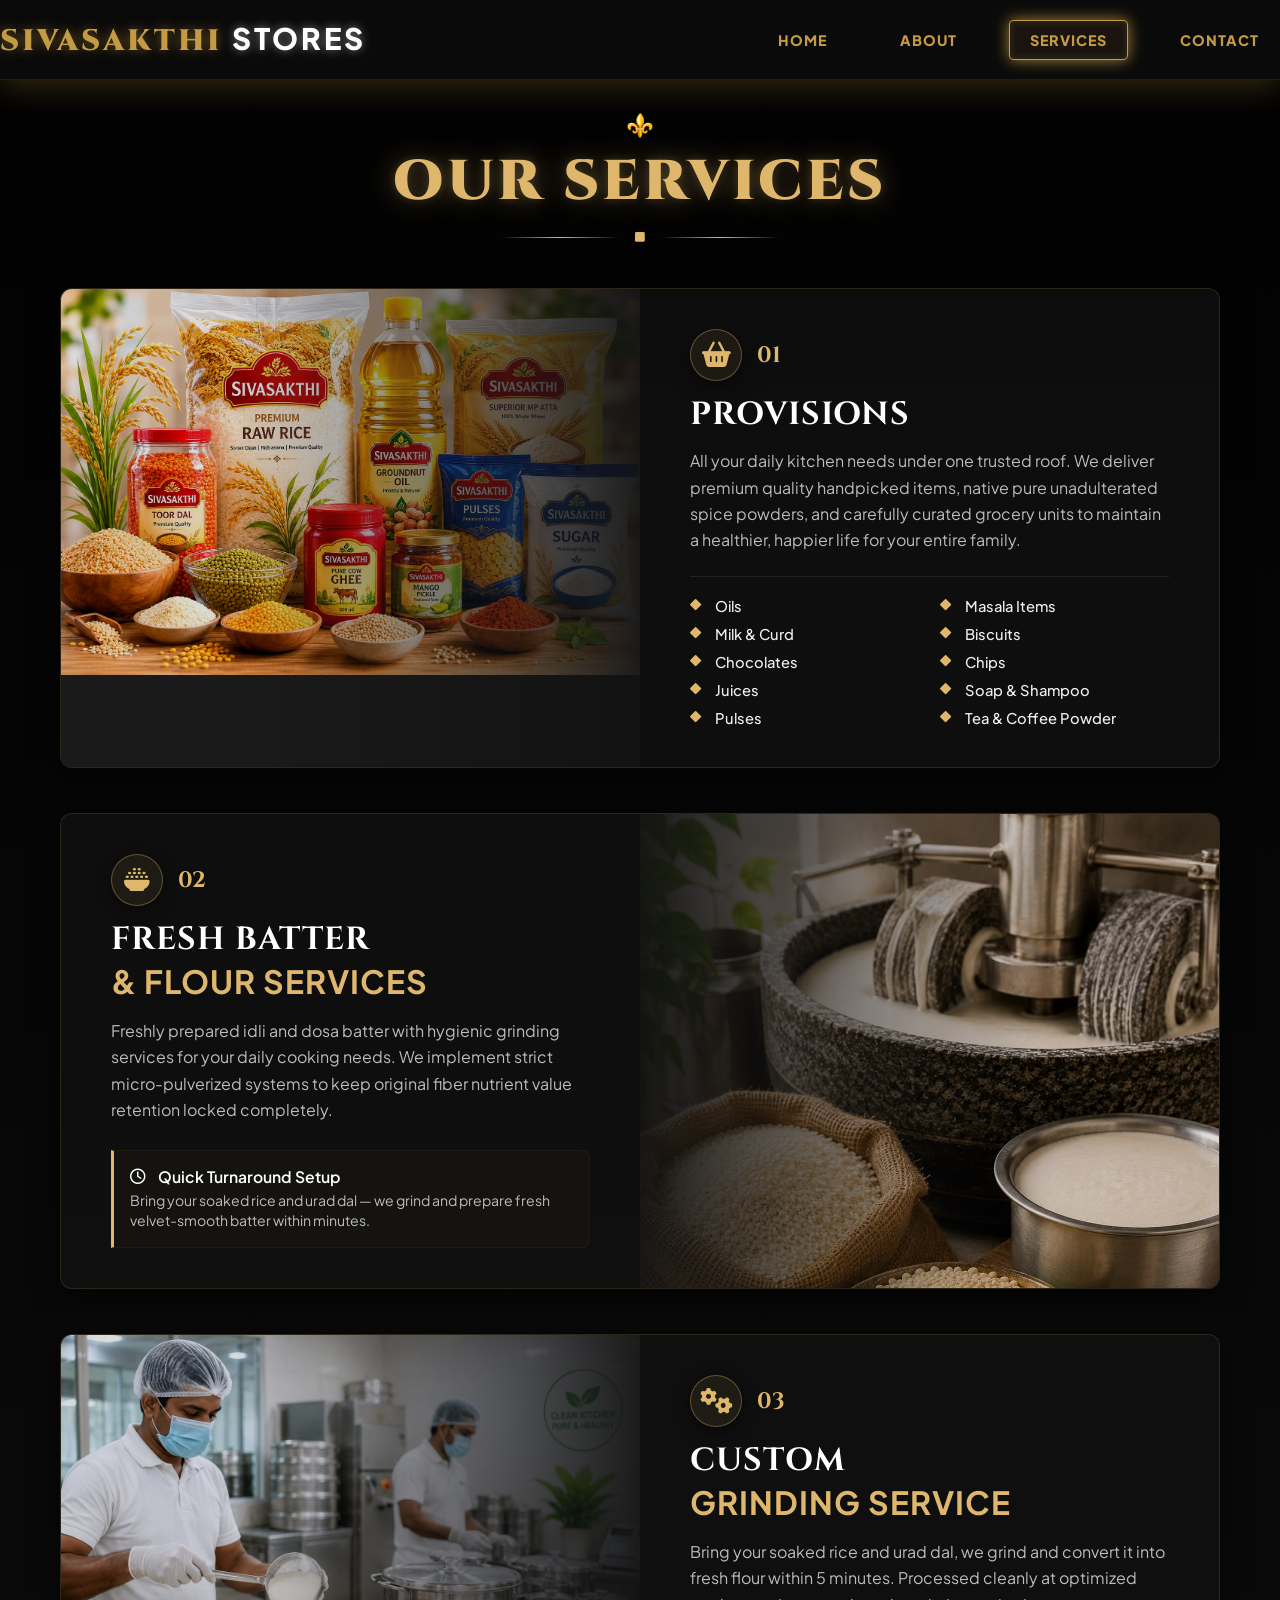
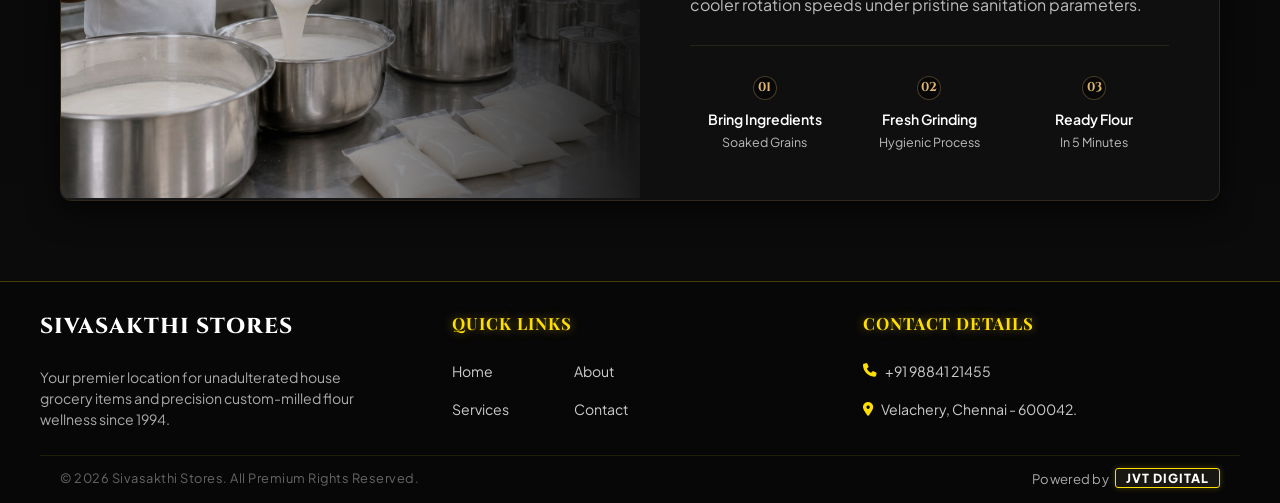
<file: services.html>
<!DOCTYPE html>
<html lang="en">
<head>
    <meta charset="UTF-8">
    <meta name="viewport" content="width=device-width, initial-scale=1.0">
    <title>Our Services | Sivasakthi Stores</title>
    <link href="https://fonts.googleapis.com/css2?family=Cinzel:wght@600;700;900&family=Playfair+Display:ital,wght@0,600;0,800;1,400&family=Plus+Jakarta+Sans:wght@400;500;600;700&display=swap" rel="stylesheet">
    <link rel="stylesheet" href="https://cdnjs.cloudflare.com/ajax/libs/font-awesome/6.4.0/css/all.min.css">
    
    <link rel="stylesheet" href="style.css">
</head>
<body class="premium-services-view">

    <header class="master-luxury-nav">
        <div class="nav-container-shell">
            <a href="index.html" class="nav-brand-logo">SIVASAKTHI <span class="black-text-span">STORES</span></a>
            <nav class="nav-links-system">
                <a href="index.html" class="link-anchor">HOME</a>
                <a href="about.html" class="link-anchor">ABOUT</a>
                <a href="services.html" class="link-anchor active">SERVICES</a>
                <a href="contact.html" class="link-anchor">CONTACT</a>
            </nav>
        </div>
    </header>

    <main class="services-page-hero-spacing">
        
        <div class="royal-header-deck reveal-fade-in">
            <span class="crest-mini-ornament">⚜️</span>
            <h1 class="glow-text-gold">OUR SERVICES</h1>
            <div class="gold-harness-divider">
                <div class="gold-harness-line"></div>
                <i class="fa-solid fa-square dynamic-rotate"></i>
                <div class="gold-harness-line"></div>
            </div>
        </div>

        <div class="services-structural-matrix-container">

            <div class="premium-service-show-row float-effect-delay-1 glow-border-card">
                <div class="service-visual-lens-wrapper">
                    <img src="images/provisions_hero.jpg" alt="Premium Daily Provisions Cluster Basket">
                </div>
                <div class="service-content-description-panel">
                    <div class="service-title-container">
                        <div class="service-poster-icon-box pulsing-gold-glow"><i class="fa-solid fa-basket-shopping"></i></div>
                        <div class="service-index-badge-node">01</div>
                    </div>
                    <h2>PROVISIONS</h2>
                    <p class="service-main-excerpt-narrative">All your daily kitchen needs under one trusted roof. We deliver premium quality handpicked items, native pure unadulterated spice powders, and carefully curated grocery units to maintain a healthier, happier life for your entire family.</p>
                    
                    <div class="provisions-items-pill-matrix">
                        <div class="provision-pill-node hover-lift-item"><i class="fa-solid fa-diamond standard-spin"></i> Oils</div>
                        <div class="provision-pill-node hover-lift-item"><i class="fa-solid fa-diamond standard-spin"></i> Masala Items</div>
                        <div class="provision-pill-node hover-lift-item"><i class="fa-solid fa-diamond standard-spin"></i> Milk & Curd</div>
                        <div class="provision-pill-node hover-lift-item"><i class="fa-solid fa-diamond standard-spin"></i> Biscuits</div>
                        <div class="provision-pill-node hover-lift-item"><i class="fa-solid fa-diamond standard-spin"></i> Chocolates</div>
                        <div class="provision-pill-node hover-lift-item"><i class="fa-solid fa-diamond standard-spin"></i> Chips</div>
                        <div class="provision-pill-node hover-lift-item"><i class="fa-solid fa-diamond standard-spin"></i> Juices</div>
                        <div class="provision-pill-node hover-lift-item"><i class="fa-solid fa-diamond standard-spin"></i> Soap & Shampoo</div>
                        <div class="provision-pill-node hover-lift-item"><i class="fa-solid fa-diamond standard-spin"></i> Pulses</div>
                        <div class="provision-pill-node hover-lift-item"><i class="fa-solid fa-diamond standard-spin"></i> Tea & Coffee Powder</div>
                    </div>
                </div>
            </div>

            <div class="premium-service-show-row reverse-matrix-layout float-effect-delay-2 glow-border-card">
                <div class="service-visual-lens-wrapper">
                    <img src="images/image_1.jpg" alt="Traditional Stone Ground Wet Batter Production Process">
                </div>
                <div class="service-content-description-panel">
                    <div class="service-title-container">
                        <div class="service-poster-icon-box pulsing-gold-glow"><i class="fa-solid fa-bowl-rice"></i></div>
                        <div class="service-index-badge-node">02</div>
                    </div>
                    <h2>FRESH BATTER <br><span class="gold-title-accent-text">& FLOUR SERVICES</span></h2>
                    <p class="service-main-excerpt-narrative">Freshly prepared idli and dosa batter with hygienic grinding services for your daily cooking needs. We implement strict micro-pulverized systems to keep original fiber nutrient value retention locked completely.</p>
                    
                    <div class="milling-feature-highlight-callout interactive-pulse-card">
                        <p>
                            <i class="fa-regular fa-clock clock-vibrate"></i>
                            Quick Turnaround Setup
                        </p>
                        <span>Bring your soaked rice and urad dal — we grind and prepare fresh velvet-smooth batter within minutes.</span>
                    </div>
                </div>
            </div>

            <div class="premium-service-show-row float-effect-delay-3 glow-border-card">
                <div class="service-visual-lens-wrapper">
                    <img src="images/image_2.jpg" alt="Custom Milling Operations Machinery Floor Layout">
                </div>
                <div class="service-content-description-panel">
                    <div class="service-title-container">
                        <div class="service-poster-icon-box pulsing-gold-glow"><i class="fa-solid fa-gears heavy-gear-spin"></i></div>
                        <div class="service-index-badge-node">03</div>
                    </div>
                    <h2>CUSTOM <br><span class="gold-title-accent-text">GRINDING SERVICE</span></h2>
                    <p class="service-main-excerpt-narrative">Bring your soaked rice and urad dal, we grind and convert it into fresh flour within 5 minutes. Processed cleanly at optimized cooler rotation speeds under pristine sanitation parameters.</p>
                    
                    <div class="grinding-process-step-chain">
                        <div class="step-chain-node step-hover-glow">
                            <span class="step-chain-counter">01</span>
                            <h4>Bring Ingredients</h4>
                            <p>Soaked Grains</p>
                        </div>
                        <div class="step-chain-node step-hover-glow">
                            <span class="step-chain-counter">02</span>
                            <h4>Fresh Grinding</h4>
                            <p>Hygienic Process</p>
                        </div>
                        <div class="step-chain-node step-hover-glow">
                            <span class="step-chain-counter">03</span>
                            <h4>Ready Flour</h4>
                            <p>In 5 Minutes</p>
                        </div>
                    </div>
                </div>
            </div>

        </div>
    </main>

    <footer class="master-luxury-footer" id="footer-block-anchor" style="padding: 30px 20px 20px 20px; background: #050505; color: #fff; font-family: 'Plus Jakarta Sans', sans-serif; position: relative; border-top: 1px solid rgba(255, 223, 0, 0.25);">
        
        <style>
            @keyframes intenseGoldRadiance {
                0% { text-shadow: 0 0 10px #bca374, 0 0 18px #bca374; }
                50% { text-shadow: 0 0 22px #fff, 0 0 35px #ffdf00, 0 0 45px #bca374; }
                100% { text-shadow: 0 0 10px #bca374, 0 0 18px #bca374; }
            }
            .pure-gold-glow {
                color: #ffffff !important;
                font-weight: 800;
                animation: intenseGoldRadiance 3s infinite ease-in-out;
            }
            .column-head-glow {
                color: #ffdf00 !important;
                text-shadow: 0 0 10px rgba(255, 223, 0, 0.5);
                font-weight: 700;
                letter-spacing: 1px;
            }
            .link-hover-glow a {
                transition: all 0.3s cubic-bezier(0.25, 0.8, 0.25, 1);
            }
            .link-hover-glow a:hover {
                color: #ffdf00 !important;
                text-shadow: 0 0 12px #ffdf00;
                padding-left: 4px;
            }
            .jvt-ultimate-badge {
                animation: intenseGoldRadiance 4s infinite ease-in-out;
                transition: all 0.3s ease;
                background: rgba(188, 163, 116, 0.1);
            }
            .jvt-ultimate-badge:hover {
                background: #ffdf00 !important;
                color: #000000 !important;
                -webkit-text-fill-color: #000000 !important;
                box-shadow: 0 0 25px #ffdf00 !important;
                text-shadow: none !important;
            }
        </style>

        <div class="footer-container-stack" style="max-width: 1200px; margin: 0 auto;">
            
            <div class="footer-columns-balance-row" style="display: grid; grid-template-columns: repeat(auto-fit, minmax(280px, 1fr)); gap: 35px; margin-bottom: 25px; text-align: left;">
                
                <div class="footer-links-column" style="display: flex; flex-direction: column; align-items: flex-start;">
                    <h3 class="pure-gold-glow" style="font-family: 'Cinzel', serif; font-size: 1.35rem; margin: 0 0 10px 0; letter-spacing: 1px; text-transform: uppercase;">Sivasakthi Stores</h3>
                    <p style="margin: 0; color: #aaaaaa; font-size: 0.88rem; line-height: 1.5; max-width: 320px;">Your premier location for unadulterated house grocery items and precision custom-milled flour wellness since 1994.</p>
                </div>
                
                <div class="footer-links-column link-hover-glow" style="display: flex; flex-direction: column; align-items: flex-start;">
                    <h4 class="column-head-glow" style="font-family: 'Playfair Display', serif; font-size: 1.05rem; margin: 0 0 12px 0; text-transform: uppercase;">Quick Links</h4>
                    <div style="display: grid; grid-template-columns: 1fr 1fr; gap: 8px 25px; width: 100%; max-width: 220px;">
                        <a href="https://anusri-dev.github.io/sivasakthi-stores/index.html" style="text-decoration: none; color: #cccccc; font-size: 0.88rem;">Home</a>
                        <a href="https://anusri-dev.github.io/sivasakthi-stores/about.html" style="text-decoration: none; color: #cccccc; font-size: 0.88rem;">About</a>
                        <a href="https://anusri-dev.github.io/sivasakthi-stores/services.html" style="text-decoration: none; color: #cccccc; font-size: 0.88rem;">Services</a>
                        <a href="https://anusri-dev.github.io/sivasakthi-stores/contact.html" style="text-decoration: none; color: #cccccc; font-size: 0.88rem;">Contact</a>
                    </div>
                </div>
                
                <div class="footer-links-column link-hover-glow" style="display: flex; flex-direction: column; align-items: flex-start;">
                    <h4 class="column-head-glow" style="font-family: 'Playfair Display', serif; font-size: 1.05rem; margin: 0 0 12px 0; text-transform: uppercase;">Contact Details</h4>
                    <div style="display: flex; flex-direction: column; gap: 8px; width: 100%;">
                        <a href="tel:+919884121455" style="text-decoration: none; color: #cccccc; font-size: 0.88rem; display: flex; align-items: center; gap: 8px;">
                            <i class="fa-solid fa-phone" style="color: #ffdf00; font-size: 0.85rem;"></i> +91 98841 21455
                        </a>
                        <div style="color: #cccccc; font-size: 0.88rem; display: flex; align-items: center; gap: 8px; line-height: 1.4;">
                            <i class="fa-solid fa-location-dot" style="color: #ffdf00; font-size: 0.85rem;"></i> 
                            <span>Velachery, Chennai - 600042.</span>
                        </div>
                    </div>
                </div>
                
            </div>
            
            <div class="footer-bottom-copyright-bar" style="display: flex; justify-content: space-between; align-items: center; flex-wrap: wrap; gap: 10px; border-top: 1px solid rgba(255,223,0,0.1); padding-top: 12px; margin-top: 10px;">
                <p style="margin: 0; font-size: 0.8rem; color: #666666;">&copy; 2026 Sivasakthi Stores. All Premium Rights Reserved.</p>
                <p style="margin: 0; font-size: 0.82rem; color: #aaaaaa; display: flex; align-items: center; gap: 6px; letter-spacing: 0.3px;">
                    Powered by <span class="jvt-ultimate-badge" style="color: #ffffff; font-weight: 800; border: 1px solid #ffdf00; padding: 1px 10px; border-radius: 3px; font-size: 0.78rem; letter-spacing: 1px; box-shadow: 0 0 6px rgba(255, 223, 0, 0.25);">JVT DIGITAL</span>
                </p>
            </div>
            
        </div>
    </footer>

</body>
</html>
</file>
<file: style.css>
:root {
    --canvas-obsidian-black: #0f0f0f;
    --canvas-panel-dark: #161616;
    --canvas-pure-white: #ffffff;
    --accent-gold-foil: #c49a45;
    --accent-gold-neon-glow: rgba(196, 154, 69, 0.85);
    --text-silver-gray: #d1cbd4;
    --text-muted-ash: #8c858e;
    --glass-card-backdrop: rgba(22, 22, 22, 0.75);
}

* {
    margin: 0; padding: 0; box-sizing: border-box;
    font-family: 'Plus Jakarta Sans', sans-serif;
}
html { scroll-behavior: smooth; }
body {
    background-color: var(--canvas-obsidian-black);
    color: var(--text-silver-gray);
    overflow-x: hidden;
}

/* 🌟 PREMIUM SOLID BLACK NAVBAR (THICK GOLD BORDER & GLOW EFFECT) */
.master-luxury-nav {
    background: #000000; 
    border-bottom: 4px solid var(--accent-gold-foil); /* Outer line thick-ah mathiyachu */
    position: fixed; top: 0; left: 0; width: 100%; z-index: 1000;
    padding: 32px 0; 
    transition: all 0.4s cubic-bezier(0.16, 1, 0.3, 1);
    box-shadow: 0 8px 32px rgba(196, 154, 69, 0.25); /* Bottom gold glow blend */
}

.master-luxury-nav.navbar-scrolled {
    padding: 20px 0;
    background: #050505; 
    border-bottom: 4px solid var(--accent-gold-foil);
    box-shadow: 0 10px 40px rgba(196, 154, 69, 0.4);
}

.nav-container-shell {
    width: 90%; max-width: 1200px; margin: 0 auto;
    display: flex; justify-content: space-between; align-items: center;
}

/* 🔥 ATTRACTIVE LOGO TEXT SHINE EFFECT (SIVASAKTHI STORES Look upgraded) */
.nav-brand-logo {
    font-family: 'Cinzel', serif; 
    font-size: 1.85rem; 
    font-weight: 900;
    color: var(--accent-gold-foil) !important; 
    letter-spacing: 3px; /* Premium breathing space */
    text-decoration: none;
    transition: all 0.3s ease;
    text-transform: uppercase;
    /* Luxury gold text neon drop shadow */
    text-shadow: 0 0 12px rgba(196, 154, 69, 0.6), 2px 2px 4px rgba(0, 0, 0, 0.9);
}

/* Dynamic span variant tag inner profile */
.black-text-span { 
    color: #ffffff !important; /* Secondary branding element in crisp white text shine */
    text-shadow: 0 0 10px rgba(255, 255, 255, 0.5), 2px 2px 4px rgba(0, 0, 0, 0.9) !important;
}

/* Nav links text - Pure Gold */
.nav-links-system .link-anchor {
    color: var(--accent-gold-foil) !important; 
    text-decoration: none; margin-left: 28px;
    font-weight: 800; font-size: 0.9rem; letter-spacing: 1px;
    padding: 10px 20px; border-radius: 4px;
    transition: all 0.3s cubic-bezier(0.16, 1, 0.3, 1);
    position: relative;
    border: 1px solid transparent; 
}

/* ✨ SHINING GOLD OUTLINE HOVER EFFECT */
.nav-links-system .link-anchor:hover,
.nav-links-system .link-anchor.active { 
    color: var(--accent-gold-foil) !important; 
    background: rgba(196, 154, 69, 0.08) !important; 
    border: 1px solid var(--accent-gold-foil) !important; 
    box-shadow: 0 0 15px var(--accent-gold-neon-glow), inset 0 0 8px rgba(196, 154, 69, 0.2) !important;
}

/* 🖼️ HERO VIEWPORT PROFILE */
.master-hero-viewport {
    position: relative; width: 100%; height: 110vh; margin-top: 0px;
    overflow: hidden; background-color: var(--canvas-obsidian-black);
}
.hero-slides-wrapper-track {
    display: flex; width: 100%; height: 100%; position: relative;
    transition: transform 0.6s cubic-bezier(0.16, 1, 0.3, 1);
}
.hero-pane-slide {
    min-width: 100%; width: 100%; height: 100%; flex: 0 0 100%;
    display: flex; align-items: center; padding-left: 8%;
    position: relative;
}

/* 🌀 UNIQUE FLOATING TEXT FRAMEWORK */
.floating-animation-package {
    animation: multiDirectionalFloat 14s ease-in-out infinite alternate;
}

@keyframes multiDirectionalFloat {
    0% { transform: translate(0, 0); }
    30% { transform: translate(45px, -10px); }
    60% { transform: translate(-35px, 5px); }
    85% { transform: translate(-5px, 35px); }
    100% { transform: translate(0, 0); }
}

/* ✨ HERO BOX: TRANSPARENT GLASSBACK OVERLAY WITH MATCHING LUXURY NAVBAR GOLD TEXT MIX */
.pane-content-bound { 
    max-width: 650px; z-index: 5; 
    background: rgba(0, 0, 0, 0.45) !important; /* Premium dark transparency backing for maximum pop */
    border: 1px solid rgba(196, 154, 69, 0.3) !important; /* Gold tracked glass outline border */
    padding: 40px; border-radius: 8px;
    backdrop-filter: blur(10px) !important; -webkit-backdrop-filter: blur(10px) !important;
    box-shadow: 0 20px 50px rgba(0,0,0,0.7) !important;
}

.pane-mini-badge {
    font-size: 0.8rem; font-weight: 800; color: var(--accent-gold-foil) !important; letter-spacing: 3px; display: block; margin-bottom: 12px;
    text-shadow: 0 0 8px var(--accent-gold-neon-glow);
}

/* Main title header setup with dynamic visibility adjustments */
.hero-pane-slide h1 {
    font-family: 'Playfair Display', serif; font-size: 3.8rem; font-weight: 800; line-height: 1.15; 
    color: #ffffff !important; /* Primary clean clear white look */
    margin-bottom: 22px;
    text-shadow: 2px 2px 10px rgba(0,0,0,0.9) !important;
}

/* Secondary highlighted texts/span mapped to beautiful navbar golden flavor profile */
.brand-solid-black-title, .gold-text-span { 
    color: var(--accent-gold-foil) !important; /* Sivasakthi store style gold theme */
    font-weight: 900 !important;
    text-shadow: 0 0 10px rgba(196, 154, 69, 0.5) !important;
}

/* Feature descriptions inside box changed to elegant silver white overlay for high readability */
.pane-feature-bullets p {
    font-size: 1.1rem; font-weight: 700; color: #ffffff !important; margin-bottom: 12px; display: flex; align-items: center; gap: 10px;
    text-shadow: 1px 1px 4px rgba(0,0,0,0.8) !important;
}
.icon-white, .icon-gold { 
    color: var(--accent-gold-foil) !important; /* Icons changed to rich premium gold alignment */
    text-shadow: 0 0 6px var(--accent-gold-neon-glow) !important;
}


/* Premium matching theme CTA action buttons */
.cta-solid-gold {
    background: var(--accent-gold-foil) !important; color: #000000 !important; 
    padding: 15px 35px; text-decoration: none; font-weight: 800; font-size: 0.85rem;
    letter-spacing: 1px; border-radius: 4px; display: inline-block; transition: all 0.3s ease;
    border: 1px solid var(--accent-gold-foil);
    box-shadow: 0 4px 15px rgba(196, 154, 69, 0.4);
}
.cta-solid-gold:hover { transform: translateY(-3px); background: #000000 !important; color: var(--accent-gold-foil) !important; border-color: var(--accent-gold-foil); box-shadow: 0 5px 20px var(--accent-gold-neon-glow); }

/* SWIFT BANNER CONTROLS */
.slider-arrow-controls {
    position: absolute; bottom: 55px; right: 8%; display: flex; gap: 15px; z-index: 25;
}
.nav-arrow {
    width: 48px; height: 48px; border-radius: 50%; border: 1px solid rgba(255, 255, 255, 0.2);
    background: rgba(22, 22, 22, 0.8); color: var(--canvas-pure-white); cursor: pointer;
    display: flex; align-items: center; justify-content: center; transition: all 0.3s;
}
.nav-arrow:hover { background: var(--canvas-pure-white); color: #000000; box-shadow: 0 0 15px var(--canvas-pure-white); }

.hero-navigation-pips {
    position: absolute; bottom: 75px; left: 8%; display: flex; gap: 12px; z-index: 20;
}
.control-pip { width: 35px; height: 4px; background: rgba(255, 255, 255, 0.4); cursor: pointer; transition: all 0.3s; }
.control-pip.active { background: var(--canvas-pure-white); width: 65px; box-shadow: 0 0 8px #ffffff; }

/* ❌ WAVE DIVIDER BLOCKS COMPLETELY REMOVED & HIDDEN FROM ACTIVE DOM SCREEN */
.curve-wave-bottom-divider {
    display: none !important;
}

/* TITLES DECK */
.showcase-title-deck { text-align: center; padding: 75px 0 35px 0; }
.showcase-title-deck h2 {
    font-family: 'Cinzel', serif; font-size: 2.1rem; font-weight: 900;
    color: var(--canvas-pure-white); letter-spacing: 1.5px; margin-top: 6px;
}
.luxury-badge-tag { font-size: 0.8rem; font-weight: 700; color: var(--accent-gold-foil); letter-spacing: 4px; display: block; }
.ornamental-center-bar {
    width: 80px; height: 2px; background: var(--accent-gold-foil); margin: 15px auto 0 auto; position: relative;
    box-shadow: 0 0 6px var(--accent-gold-foil);
}
.ornamental-center-bar span {
    position: absolute; top: -3px; left: 50%; transform: translateX(-50%);
    width: 8px; height: 8px; background: var(--canvas-obsidian-black); border: 1px solid var(--accent-gold-foil); border-radius: 50%;
}

/* ABOUT SECTION LAYER */
.traditional-legacy-about { padding-bottom: 40px; }
.legacy-layout-flex {
    width: 90%; max-width: 1200px; margin: 0 auto; display: flex; align-items: center; gap: 60px;
}
.legacy-text-envelope { flex: 1; }
.legacy-text-envelope h3 { font-family: 'Playfair Display', serif; font-size: 1.8rem; color: var(--canvas-pure-white); margin-bottom: 15px; }
.legacy-text-envelope p { color: var(--text-silver-gray); font-size: 1rem; line-height: 1.7; margin-bottom: 20px; }
.legacy-trigger-link {
    color: var(--accent-gold-foil); font-weight: 700; font-size: 0.9rem; text-decoration: none;
    display: inline-flex; align-items: center; gap: 6px; transition: gap 0.2s;
}
.legacy-trigger-link:hover { gap: 12px; text-shadow: 0 0 8px var(--accent-gold-foil); }

.legacy-visual-envelope { position: relative; width: 440px; height: 300px; border-radius: 8px; }
.legacy-visual-envelope img { width: 100%; height: 100%; object-fit: cover; border-radius: 8px; border: 1px solid rgba(196,154,69,0.3); }
.traditional-crest-seal {
    position: absolute; top: -15px; right: -15px; width: 90px; height: 90px; background: var(--canvas-panel-dark);
    border: 2px dashed var(--accent-gold-foil); border-radius: 50%; display: flex; flex-direction: column; align-items: center; justify-content: center;
}
.seal-top { font-size: 0.6rem; color: var(--text-muted-ash); }
.seal-main { font-size: 0.75rem; color: var(--accent-gold-foil); font-weight: 700; }

/* TAB DESIGN CONFIGS */
.showcase-tab-selectors { display: flex; justify-content: center; margin-bottom: 45px; }
.selector-tab-btn {
    background: transparent; border: 1px solid rgba(196, 154, 69, 0.3);
    color: var(--text-muted-ash); padding: 14px 38px; font-weight: 700;
    font-size: 0.85rem; letter-spacing: 1.5px; cursor: pointer; transition: all 0.3s;
}
.selector-tab-btn:first-child { border-radius: 4px 0 0 4px; }
.selector-tab-btn:last-child { border-radius: 0 4px 4px 0; border-left: none; }
.selector-tab-btn.active {
    background: var(--accent-gold-foil); color: var(--canvas-obsidian-black);
    border-color: var(--accent-gold-foil); box-shadow: 0 0 15px rgba(196, 154, 69, 0.4);
}

/* CARDS MATRIX VIEWPORTS */
.showcase-cards-viewport { width: 90%; max-width: 1200px; margin: 0 auto; overflow: hidden; padding: 15px 4px; }
.showcase-panels-track { display: flex; width: 100%; position: relative; transition: transform 0.6s cubic-bezier(0.16, 1, 0.3, 1); }
.showcase-panel-unit { min-width: 100%; width: 100%; flex: 0 0 100%; }
.panel-matrix-grid { display: grid; grid-template-columns: repeat(2, 1fr); gap: 40px; }

.big-rectangular-card {
    background: var(--glass-card-backdrop);
    backdrop-filter: blur(12px); -webkit-backdrop-filter: blur(12px);
    border-radius: 8px; overflow: hidden;
    border: 1px solid rgba(255, 255, 255, 0.05);
    box-shadow: 0 10px 30px rgba(0, 0, 0, 0.3);
    transition: transform 0.4s cubic-bezier(0.16, 1, 0.3, 1), box-shadow 0.4s, border-color 0.4s;
    display: flex; flex-direction: column;
}
.card-media-lens { width: 100%; height: 255px; overflow: hidden; position: relative; background-color: #222; }
.card-media-lens img { width: 100%; height: 100%; object-fit: cover; transition: transform 0.5s ease; }
.card-category-pill {
    position: absolute; top: 15px; left: 15px; background: var(--canvas-obsidian-black);
    padding: 5px 12px; font-size: 0.7rem; font-weight: 700; color: var(--accent-gold-foil);
    letter-spacing: 1px; border-radius: 2px; border: 1px solid var(--accent-gold-foil);
}
.card-text-deck { padding: 28px; flex-grow: 1; }
.card-text-deck h3 { font-family: 'Playfair Display', serif; font-size: 1.45rem; color: var(--canvas-pure-white); margin-bottom: 12px; transition: color 0.3s; }
.card-text-deck p { color: var(--text-silver-gray); font-size: 0.95rem; line-height: 1.65; }

.big-rectangular-card:hover {
    transform: translateY(-8px);
    border-color: var(--accent-gold-foil);
    box-shadow: 0 15px 40px rgba(196, 154, 69, 0.15), 0 0 25px var(--accent-gold-neon-glow);
    background: rgba(30, 30, 30, 0.85);
}
.big-rectangular-card:hover .card-media-lens img { transform: scale(1.05); }
.big-rectangular-card:hover h3 { color: var(--accent-gold-foil); }

/* COMMITMENTS */
.commitments-matrix-shelf { padding-bottom: 75px; }
.commitments-container-grid { width: 90%; max-width: 1200px; margin: 0 auto; display: grid; grid-template-columns: repeat(4, 1fr); gap: 20px; }
.commitment-node-box {
    background: var(--glass-card-backdrop); backdrop-filter: blur(10px);
    padding: 35px 20px; border-radius: 6px; border: 1px solid rgba(255,255,255,0.03); text-align: center;
    transition: all 0.3s ease;
}
.commitment-node-box:hover {
    transform: translateY(-5px); border-color: var(--accent-gold-foil);
    box-shadow: 0 10px 25px var(--accent-gold-neon-glow);
}
.icon-gold-large { font-size: 2.2rem; color: var(--accent-gold-foil); margin-bottom: 15px; display: block; text-shadow: 0 0 10px var(--accent-gold-foil); }
.commitment-node-box h3 { font-family: 'Playfair Display', serif; font-size: 1.2rem; color: var(--canvas-pure-white); margin-bottom: 10px; }
.commitment-node-box p { color: var(--text-silver-gray); font-size: 0.88rem; line-height: 1.55; }

/* FOOTER ARCHITECTURE */
.master-luxury-footer { background: #0b0b0b; color: #bcaea2; padding: 70px 0 25px 0; border-top: 3px solid var(--accent-gold-foil); }
.footer-grid-inside {
    width: 90%; max-width: 1200px; margin: 0 auto; display: grid; grid-template-columns: 1.3fr 0.8fr 0.8fr 1.1fr; gap: 40px;
    padding-bottom: 40px; border-bottom: 1px solid rgba(255,255,255,0.05);
}
.footer-brand-summary h3 { font-family: 'Cinzel', serif; font-size: 1.35rem; color: var(--canvas-pure-white); margin-bottom: 8px; }
.footer-accent-underline { width: 35px; height: 2px; background: var(--accent-gold-foil); margin-bottom: 15px; box-shadow: 0 0 5px var(--accent-gold-foil); }
.footer-brand-summary p { font-size: 0.88rem; color: #a1988b; line-height: 1.65; }
.footer-links-column h4 { font-size: 0.88rem; font-weight: 700; color: var(--accent-gold-foil); letter-spacing: 1px; margin-bottom: 22px; }
.footer-links-column a { display: block; color: #a1988b; text-decoration: none; font-size: 0.88rem; margin-bottom: 12px; transition: color 0.2s; }
.footer-links-column a:hover { color: var(--canvas-pure-white); }
.footer-links-column p { font-size: 0.88rem; color: #a1988b; margin-bottom: 12px; }
.phone-icon-accent { color: var(--accent-gold-foil); margin-right: 8px; }
.footer-bottom-copyright-bar { text-align: center; padding-top: 25px; font-size: 0.82rem; color: #666057; }

/* MEDIA RESPONSIVE FLUID RULES */
@media(max-width: 992px) {
    .panel-matrix-grid { grid-template-columns: 1fr; gap: 25px; }
    .legacy-layout-flex { flex-direction: column; text-align: center; }
    .legacy-visual-envelope { width: 100%; max-width: 400px; height: 250px; margin: 0 auto; }
    .commitments-container-grid, .footer-grid-inside { grid-template-columns: 1fr; gap: 30px; }
    .hero-pane-slide h1 { font-size: 2.4rem; }
    .nav-links-system { display: none; }
    .master-luxury-nav { padding: 25px 0; }
}



/* ==========================================================
   ☕ THE MOCKUP ENGINE: ULTRA-LUXURY BURNING GOLD & DARK CHARCOAL
   ========================================================== */

/* 🌌 Master Layout Environmental Setup */
.luxury-mockup-body {
    background-color: #090705 !important; /* Premium Dark Charcoal Velvet Matte Tone */
    color: #ebdcd0;
    font-family: 'Plus Jakarta Sans', sans-serif;
    margin: 0; padding: 0;
    overflow-x: hidden;
}

/* 💎 METALLIC BURNING LASER GOLD TYPOGRAPHY ENGINE */
.burning-gold-text {
    color: #dfb76c !important; /* Rich Luxury Brass Gold Tone */
    font-family: 'Cinzel', serif;
    font-weight: 700;
    letter-spacing: 1.5px;
    text-shadow: 0 0 10px rgba(223, 183, 108, 0.4), 
                 0 0 25px rgba(223, 183, 108, 0.2), 
                 0 0 45px rgba(181, 143, 76, 0.1);
    transition: all 0.4s cubic-bezier(0.16, 1, 0.3, 1);
}

.white-shining-title {
    color: #ffffff !important;
    text-shadow: 0 0 15px rgba(255,255,255,0.25);
}

/* 🌌 NAVBAR AMBIENT INDIRECT VISUAL SPOTLIGHT LEAK */
.nav-ambient-left-glow {
    position: absolute; top: 0; left: 0; width: 450px; height: 160px;
    background: radial-gradient(circle, rgba(223, 183, 108, 0.07) 0%, rgba(0,0,0,0) 70%);
    pointer-events: none; z-index: 99; filter: blur(25px);
}

/* 🌟 PREMIUM GLOW UPGRADED GLASS NAVBAR ENGINE */
.elite-glass-nav {
    position: fixed; top: 0; left: 0; width: 100%; height: 115px;
    background-color: rgba(9, 7, 5, 0.88) !important;
    backdrop-filter: blur(15px) saturate(160%);
    -webkit-backdrop-filter: blur(15px) saturate(160%);
    z-index: 1000; display: flex; align-items: center;
    transition: all 0.4s ease;
}

.nav-glow-border-container {
    width: 90%; max-width: 1200px; margin: 0 auto; position: relative;
    padding: 22px 0;
    border-bottom: 1px solid rgba(223, 183, 108, 0.22);
    box-shadow: 0 4px 30px rgba(0, 0, 0, 0.4);
}

.nav-inner-alignment-shell {
    display: flex; justify-content: space-between; align-items: center; width: 100%;
}

.mockup-nav-brand {
    text-decoration: none; font-size: 1.55rem; font-weight: 900; letter-spacing: 2px;
}

/* Kinetic Shimmer on Brand Name Hover */
.kinetic-text:hover {
    color: #ffffff !important;
    text-shadow: 0 0 20px #dfb76c, 0 0 40px rgba(223, 183, 108, 0.6);
}

.mockup-nav-links-cluster { display: flex; gap: 40px; }

.interactive-nav-item {
    text-decoration: none; color: #a6978e; font-size: 0.85rem;
    font-weight: 600; letter-spacing: 2px; position: relative;
    padding: 6px 12px; border-radius: 4px;
    transition: all 0.4s cubic-bezier(0.16, 1, 0.3, 1);
}

/* Luxury Link Hover Transitions */
.interactive-nav-item:hover, 
.mockup-nav-links-cluster a.active-glow-anchor {
    color: #dfb76c !important;
    background: rgba(223, 183, 108, 0.05);
    text-shadow: 0 0 10px rgba(223, 183, 108, 0.6);
}

.mockup-nav-links-cluster a.active-glow-anchor::after {
    content: ''; position: absolute; bottom: -23px; left: 0; width: 100%; height: 2px;
    background-gradient: linear-gradient(90deg, transparent, #dfb76c, transparent);
    background-color: #dfb76c; box-shadow: 0 0 12px #dfb76c, 0 0 20px #dfb76c;
}

/* Central Decorative Border Knot Component */
.nav-center-ornament {
    position: absolute; bottom: -7px; left: 50%; transform: translateX(-50%);
    display: flex; align-items: center; gap: 10px; background: #090705; padding: 0 20px;
}
.ornament-line { width: 45px; height: 1px; background: rgba(223, 183, 108, 0.5); }
.ornament-diamond { font-size: 0.6rem; color: #dfb76c; filter: drop-shadow(0 0 5px #dfb76c); }

/* Master Workspace Layer Configurations */
.mockup-main-viewport-wrapper { margin-top: 160px; position: relative; z-index: 10; }
.mockup-central-grid-container { width: 90%; max-width: 1200px; margin: 0 auto; }

/* 📋 TYPOGRAPHY GRAPHIC LABELS & RULES */
.mockup-badge-row { display: flex; align-items: center; gap: 10px; margin-bottom: 12px; }
.mockup-mini-label { font-size: 0.8rem; font-weight: 500; color: #bca072; letter-spacing: 3px; }
.badge-accent-ornament { font-size: 0.45rem; color: #dfb76c; }
.section-gold-shimmer-divider { width: 60px; height: 1px; background: rgba(223, 183, 108, 0.3); margin: 25px 0; }

/* 🧾 LUXURY ACTION BUTTON LINK DECK */
.mockup-luxury-hollow-btn {
    display: inline-flex; align-items: center; gap: 12px; background: transparent;
    color: #dfb76c; font-family: 'Cinzel', serif; font-size: 0.85rem; font-weight: 600;
    text-decoration: none; letter-spacing: 2px; padding: 12px 24px;
    border: 1px solid rgba(223, 183, 108, 0.3); border-radius: 1px;
    transition: all 0.4s cubic-bezier(0.16, 1, 0.3, 1); margin-top: 25px;
}

.mockup-luxury-hollow-btn:hover {
    background: rgba(223, 183, 108, 0.04); border-color: #dfb76c;
    box-shadow: 0 0 20px rgba(223, 183, 108, 0.25); color: #ffffff;
}
.btn-arrow-icon { transition: transform 0.3s ease; }
.mockup-luxury-hollow-btn:hover .btn-arrow-icon { transform: translateX(6px); }

/* 📦 SECTION 1: HERO DISPLAY GRID STYLES */
.premium-hero-block-section { padding: 50px 0 80px 0; }
.hero-two-col-asymmetric-layout { display: grid; grid-template-columns: 1fr 1.15fr; gap: 80px; align-items: center; }
.hero-main-title { font-size: 2.8rem; margin: 0; line-height: 1.2; font-weight: 800; }
.hero-para-narrative { color: #a4978e; font-size: 1.05rem; line-height: 1.85; font-weight: 300; margin: 0; }

/* 📦 INTERACTIVE IMAGES HOVER EFFECT MECHANICS */
.hover-perspective-card {
    width: 100%; height: 510px; position: relative; overflow: hidden;
    border: 1px solid rgba(223, 183, 108, 0.1); border-radius: 2px;
    box-shadow: 0 30px 70px rgba(0,0,0,0.8); transition: all 0.5s cubic-bezier(0.16, 1, 0.3, 1);
}
.fluid-mockup-img { width: 100%; height: 100%; object-fit: cover; transition: transform 0.6s ease; }
.ambient-card-inner-shadow {
    position: absolute; top: 0; left: 0; width: 100%; height: 100%;
    background: linear-gradient(180deg, rgba(0,0,0,0) 60%, rgba(9,7,5,0.85) 100%); pointer-events: none;
}

.hover-perspective-card:hover {
    border-color: rgba(223, 183, 108, 0.4);
    box-shadow: 0 35px 80px rgba(223, 183, 108, 0.12);
}
.hover-perspective-card:hover .fluid-mockup-img { transform: scale(1.03); }

/* 📦 SECTION 2: THE FOUR COLUMN VALUE CARD TILES */
.premium-four-column-grid-section {
    padding: 95px 0; border-top: 1px solid rgba(223, 183, 108, 0.08);
    border-bottom: 1px solid rgba(223, 183, 108, 0.08);
    background: linear-gradient(180deg, rgba(14,10,7,0.3) 0%, rgba(14,10,7,0.6) 100%);
}
.four-column-structural-flex { display: grid; grid-template-columns: repeat(4, 1fr); gap: 20px; }

.premium-value-card-brick {
    text-align: center; padding: 45px 25px; position: relative;
    border-right: 1px solid rgba(223, 183, 108, 0.08);
    transition: all 0.4s cubic-bezier(0.16, 1, 0.3, 1);
}
.premium-value-card-brick:last-child { border-right: none; }

.brick-icon-wrapper {
    font-size: 2rem; color: #dfb76c; margin-bottom: 25px;
    filter: drop-shadow(0 0 6px rgba(223, 183, 108, 0.3));
    transition: transform 0.4s ease;
}
.premium-value-card-brick h4 { font-size: 1.05rem; margin: 0 0 15px 0; font-weight: 700; letter-spacing: 1px; }
.premium-value-card-brick p { color: #8e8076; font-size: 0.92rem; line-height: 1.7; margin: 0; font-weight: 300; }

.card-laser-glow-line {
    position: absolute; bottom: 0; left: 50%; width: 0; height: 1px;
    background: #dfb76c; box-shadow: 0 0 12px #dfb76c;
    transition: all 0.4s ease; transform: translateX(-50%);
}

.premium-value-card-brick:hover {
    background: rgba(223, 183, 108, 0.02); transform: translateY(-5px);
}
.premium-value-card-brick:hover .burning-gold-text {
    text-shadow: 0 0 15px rgba(223, 183, 108, 0.8); color: #ffffff !important;
}
.premium-value-card-brick:hover .brick-icon-wrapper { transform: scale(1.1); }
.premium-value-card-brick:hover .card-laser-glow-line { width: 80%; }

/* 📦 SECTION 3: MISSION BANNER LAYOUT SYSTEM */
.premium-mission-block-section { padding: 90px 0; }
.mission-two-col-asymmetric-layout { display: grid; grid-template-columns: 1.15fr 1fr; gap: 80px; align-items: center; }
.mission-main-title { font-size: 2.3rem; margin: 0 0 20px 0; line-height: 1.3; font-weight: 700; }
.mission-para-narrative { color: #a4978e; font-size: 1.05rem; line-height: 1.85; font-weight: 300; margin: 0; }

/* 📦 SECTION 4: THANK YOU ENCLOSED CONTAINER STRUCTURE (SAMPLES UPSCALED) */
.premium-signature-acknowledgment-section { padding: 10px 0 95px 0; }

.thankyou-enclosed-gold-panel {
    background-color: #0e0a07; border: 1px solid rgba(223, 183, 108, 0.15);
    border-radius: 4px; padding: 55px 60px; display: flex;
    align-items: center; justify-content: space-between;
    box-shadow: 0 25px 60px rgba(0,0,0,0.65);
    transition: all 0.4s cubic-bezier(0.16, 1, 0.3, 1);
}

.thankyou-left-branding-node { display: flex; align-items: center; gap: 45px; }

/* 📐 1.5x SIZING BOOST UPGRADE FOR WHEAT SACK CONTAINER */
.upscaled-asset-frame { 
    width: 125px !important; 
    height: 130px !important; 
    filter: drop-shadow(0 8px 25px rgba(0,0,0,0.6));
    transition: transform 0.4s ease;
}
.thankyou-embedded-img { width: 100%; height: 100%; object-fit: contain; }

.thankyou-label-tag { font-size: 0.8rem; color: #bca072; letter-spacing: 3px; font-weight: 600; display: block; }
.thankyou-main-header { font-size: 2.2rem; margin: 8px 0; font-weight: 800; }
.thankyou-serif-motto { font-family: 'Playfair Display', serif; font-style: italic; font-size: 1.25rem; color: #ffffff; margin: 0; opacity: 0.85; }

/* 📐 1.5x SIZING BOOST UPGRADE FOR RIGHT FOLIAGE VECTOR ARCHITECTURE */
.upscaled-foliage-frame { 
    height: 190px !important; 
    width: 380px !important; 
    filter: drop-shadow(0 0 20px rgba(223, 183, 108, 0.35));
    transition: transform 0.4s ease;
}
.thankyou-foliage-fluid-img { width: 100%; height: 100%; object-fit: contain; }

/* Micro Card Motion Physics on Entire Thankyou Container Panel */
.thankyou-enclosed-gold-panel:hover .upscaled-asset-frame { transform: scale(1.08) rotate(-3deg); }
.thankyou-enclosed-gold-panel:hover .upscaled-foliage-frame { transform: scale(1.05) translateX(5px); }

/* ==========================================================
   🌟 ULTRA ELITE NEON GLOW KINETIC FOOTER STYLING
   ========================================================== */
.master-luxury-footer {
    background-color: #070403 !important; /* Deeper Pitch Cocoa Shadow */
    position: relative; padding: 90px 0 40px 0;
    border-top: 1px solid rgba(223, 183, 108, 0.1);
}

/* Moving Laser Top Boundary Line Accent */
.footer-neon-laser-line {
    position: absolute; top: -1px; left: 10%; width: 80%; height: 1px;
    background: linear-gradient(90deg, transparent, #dfb76c, rgba(255,255,255,0.6), #dfb76c, transparent);
    box-shadow: 0 0 15px #dfb76c, 0 0 30px rgba(223, 183, 108, 0.8);
}

.footer-grid-inside {
    width: 90%; max-width: 1200px; margin: 0 auto;
    display: grid; grid-template-columns: 1.3fr 0.8fr 1fr; gap: 60px;
}

.footer-brand-summary h3 { font-size: 1.6rem; margin: 0 0 15px 0; font-weight: 800; }
.footer-accent-underline-glow { width: 50px; height: 2px; background: #dfb76c; box-shadow: 0 0 10px #dfb76c; margin-bottom: 25px; }
.footer-summary-para { color: #8a7e75; font-size: 0.95rem; line-height: 1.7; margin-bottom: 30px; font-weight: 300; }

/* Social Icons Interactive Node Strip */
.footer-social-glow-strip { display: flex; gap: 15px; }
.social-glow-node {
    width: 42px; height: 42px; border-radius: 50%; background: rgba(223, 183, 108, 0.03);
    border: 1px solid rgba(223, 183, 108, 0.15); display: flex; align-items: center; justify-content: center;
    color: #dfb76c; text-decoration: none; font-size: 0.95rem; transition: all 0.4s cubic-bezier(0.16, 1, 0.3, 1);
}
.social-glow-node:hover {
    background: #dfb76c; color: #070403; transform: translateY(-4px);
    box-shadow: 0 0 15px rgba(223, 183, 108, 0.5); border-color: #dfb76c;
}

/* Footer Link Interaction Triggers */
.footer-column-heading {
    font-family: 'Cinzel', serif; font-size: 1.1rem; color: #ffffff;
    margin: 0 0 30px 0; letter-spacing: 1.5px; font-weight: 600;
}

.footer-links-column { display: flex; flex-direction: column; gap: 16px; }

.kinetic-footer-link {
    text-decoration: none; color: #8a7e75; font-size: 0.92rem; font-weight: 400;
    transition: all 0.3s ease; display: inline-flex; align-items: center;
}
.link-bracket { color: #dfb76c; opacity: 0; margin: 0; transition: all 0.3s ease; font-weight: 700; }
.kinetic-footer-link:hover .link-bracket { opacity: 1; margin: 0 6px; }

.kinetic-footer-link:hover, .active-footer-tag {
    color: #dfb76c !important; text-shadow: 0 0 8px rgba(223, 183, 108, 0.4);
}

/* Contact Block Stylings */
.footer-interactive-contact-row { display: flex; align-items: flex-start; gap: 15px; margin: 0 0 20px 0; }
.contact-icon-shell { color: #dfb76c; font-size: 1.1rem; filter: drop-shadow(0 0 4px rgba(223, 183, 108, 0.3)); }
.contact-text-string { color: #8a7e75; font-size: 0.95rem; line-height: 1.5; font-weight: 300; }

/* Copyright Strip Layer */
.footer-bottom-copyright-bar {
    border-top: 1px solid rgba(223, 183, 108, 0.05); margin-top: 70px; padding-top: 30px;
}

.footer-grid-inside {
    width: 90%; max-width: 1200px; margin: 0 auto;
    display: grid; grid-template-columns: 1.3fr 0.8fr 1.1fr; gap: 60px;
}
@media(max-width: 992px) {
    .footer-grid-inside { grid-template-columns: 1fr; gap: 40px; }
}

.copyright-content-wrapper {
    width: 90%; max-width: 1200px; margin: 0 auto; text-align: center;
    color: #5c534c; font-size: 0.82rem; letter-spacing: 1px; font-weight: 400;
}

/* 📱 ADAPTIVE FLUID RESPONSIVE CONTROLS */
@media(max-width: 992px) {
    .hero-two-col-asymmetric-layout, .mission-two-col-asymmetric-layout { grid-template-columns: 1fr; gap: 45px; }
    .four-column-structural-flex { grid-template-columns: repeat(2, 1fr); gap: 20px; }
    .premium-value-card-brick { border-right: none; border-bottom: 1px solid rgba(223, 183, 108, 0.08); }
    .premium-value-card-brick:last-child { border-bottom: none; }
    .thankyou-enclosed-gold-panel { flex-direction: column; text-align: center; gap: 40px; padding: 40px 25px; }
    .thankyou-left-branding-node { flex-direction: column; gap: 25px; }
    .upscaled-foliage-frame { width: 100% !important; height: 130px !important; }
    .footer-grid-inside { grid-template-columns: 1fr; gap: 40px; }
    .hero-main-title { font-size: 2.2rem; }
}







/* ==========================================================
   🌌 GLOBAL PLATFORM FOUNDATIONS & CORE UTILITIES
   ========================================================== */
* {
    box-sizing: border-box;
    margin: 0;
    padding: 0;
}

html, body {
    width: 100%;
    min-height: 100vh;
    background-color: #090705;
    color: #ffffff;
    font-family: 'Plus Jakarta Sans', sans-serif;
    overflow-x: hidden;
}

/* Luxury Body Ambient Control Layer */
.luxury-mockup-body {
    background-color: #090705;
    position: relative;
}

/* Master Typography Accents */
.burning-gold-text {
    background: linear-gradient(135deg, #f3e5ab 0%, #dfb76c 50%, #c59b4e 100%);
    -webkit-background-clip: text;
    -webkit-text-fill-color: transparent;
    font-family: 'Cinzel', serif;
}

/* Global Responsive Asset Vectors */
.fluid-mockup-img {
    width: 100%;
    height: auto;
    object-fit: cover;
    display: block;
    border-radius: 4px;
    border: 1px solid rgba(223, 183, 108, 0.15);
}

.services-right-image-deck, .services-left-image-deck {
    position: relative;
    border-radius: 4px;
    overflow: hidden;
}

.ambient-card-inner-shadow {
    position: absolute;
    top: 0; left: 0; width: 100%; height: 100%;
    box-shadow: inset 0 0 30px rgba(0,0,0,0.8);
    pointer-events: none;
}

/* ==========================================================
   🌟 PREMIUM GLASS NAVIGATION SYSTEMS 
   ========================================================== */
.mockup-master-navbar {
    width: 100%;
    position: fixed;
    top: 0;
    left: 0;
    z-index: 1000;
    background: rgba(9, 7, 5, 0.75);
    backdrop-filter: blur(20px);
    -webkit-backdrop-filter: blur(20px);
    border-bottom: 1px solid rgba(223, 183, 108, 0.08);
}

.nav-glow-border-container {
    width: 90%;
    max-width: 1200px;
    margin: 0 auto;
    padding: 20px 0;
    position: relative;
}

.nav-inner-alignment-shell {
    display: flex;
    justify-content: space-between;
    align-items: center;
}

.mockup-nav-brand {
    font-size: 1.4rem;
    font-weight: 800;
    letter-spacing: 2px;
    text-decoration: none;
}

.mockup-nav-links-cluster {
    display: flex;
    gap: 35px;
}

.interactive-nav-item {
    font-family: 'Plus Jakarta Sans', sans-serif;
    font-size: 0.85rem;
    font-weight: 600;
    color: #a4978e;
    text-decoration: none;
    letter-spacing: 1.5px;
    transition: all 0.3s ease;
}

.interactive-nav-item:hover, .active-glow-anchor {
    color: #dfb76c;
    text-shadow: 0 0 8px rgba(223, 183, 108, 0.4);
}

.nav-ambient-left-glow {
    position: fixed;
    top: -150px;
    left: -150px;
    width: 400px;
    height: 400px;
    background: radial-gradient(circle, rgba(223, 183, 108, 0.05) 0%, transparent 70%);
    z-index: 1;
    pointer-events: none;
}

/* ==========================================================================
   ROYAL BLACK & GOLD SERVICES PREMIUM TARGET STYLES SHEET (100% MATCHING)
   ========================================================================== */
:root {
    --royal-gold: #dfb76c;
    --deep-bronze: #bfa054;
    --pitch-black: #0b0b0b;
    --card-surface: #121212;
    --border-gold-tint: rgba(223, 183, 108, 0.15);
    --text-muted: #bcbcbc;
    --glow-shadow: 0 0 20px rgba(223, 183, 108, 0.35);
}

body.premium-services-view {
    background-color: var(--pitch-black) !important;
    color: #ffffff !important;
    font-family: 'Plus Jakarta Sans', sans-serif;
    margin: 0;
    padding: 0;
    overflow-x: hidden;
}

/* 🌟 EXTRACTED UNIFORM GLOBAL NAVBAR BOUNDING BOX RULE */
.master-luxury-nav {
    height: 80px !important;
    display: flex !important;
    align-items: center !important;
    position: fixed;
    top: 0;
    left: 0;
    width: 100%;
    z-index: 1000;
    background: rgba(11, 11, 11, 0.95);
    backdrop-filter: blur(10px);
    border-bottom: 1px solid rgba(223, 183, 108, 0.1);
}

/* 🌟 FIXED DEAD SPACES IN THE TOP SECTION LAYER */
.services-page-hero-spacing {
    padding-top: 110px; /* Reduced unnecessary huge padding gap */
    padding-bottom: 40px;
    background: linear-gradient(180deg, rgba(0,0,0,0.9) 0%, rgba(11,11,11,1) 100%);
}

/* Cinematic Header Core Rules */
.royal-header-deck {
    text-align: center;
    margin-bottom: 45px; /* Clean tracking tighter flow gap */
    position: relative;
}

.royal-header-deck .crest-mini-ornament {
    color: var(--royal-gold);
    font-size: 1.4rem;
    margin-bottom: 5px;
    display: block;
}

.royal-header-deck h1 {
    font-family: 'Cinzel', serif;
    font-size: 3.5rem;
    font-weight: 900;
    letter-spacing: 4px;
    color: var(--royal-gold);
    margin: 5px 0;
    text-transform: uppercase;
}

/* GLOW TEXT ANIMATION METHODOLOGY */
.glow-text-gold {
    text-shadow: 0 0 10px rgba(223, 183, 108, 0.2), 0 0 30px rgba(223, 183, 108, 0.4);
    animation: masterGlowText 4s ease-in-out infinite alternate;
}

@keyframes masterGlowText {
    0% { text-shadow: 0 0 10px rgba(223, 183, 108, 0.2), 0 0 25px rgba(223, 183, 108, 0.3); }
    100% { text-shadow: 0 0 15px rgba(223, 183, 108, 0.4), 0 0 45px rgba(223, 183, 108, 0.7); }
}

.gold-harness-divider {
    display: flex;
    align-items: center;
    justify-content: center;
    gap: 15px;
    margin-top: 12px;
}

.gold-harness-line {
    height: 1px;
    width: 120px;
    background: linear-gradient(90deg, transparent, var(--royal-gold), transparent);
}

.gold-harness-divider i {
    color: var(--royal-gold);
    font-size: 0.7rem;
}

/* Structural Split System Grid Panels */
.services-structural-matrix-container {
    max-width: 1200px;
    margin: 0 auto;
    padding: 0 20px;
    display: flex;
    flex-direction: column;
    gap: 45px; /* Tighter matrix structure orchestration */
}

/* GLOWING AND HOVER LIFT ANIMATION SYSTEM FOR THE SECTIONS */
.premium-service-show-row {
    background: rgba(18, 18, 18, 0.75);
    border: 1px solid var(--border-gold-tint);
    border-radius: 12px;
    overflow: hidden;
    display: grid;
    grid-template-columns: 1fr 1fr;
    box-shadow: 0 15px 35px rgba(0, 0, 0, 0.8);
    align-items: center;
    position: relative;
    transition: all 0.5s cubic-bezier(0.165, 0.84, 0.44, 1);
}

/* 🌟 DYNAMIC ACTIVE HOVER CARD AND NEON GLOW ENGINE */
.premium-service-show-row:hover {
    transform: translateY(-8px) scale(1.01);
    border-color: rgba(223, 183, 108, 0.6);
    box-shadow: 0 20px 40px rgba(223, 183, 108, 0.12), 0 30px 60px rgba(0, 0, 0, 0.9);
}

/* Photo Mask Layers Engine */
.service-visual-lens-wrapper {
    position: relative;
    height: 100%;
    min-height: 420px;
    overflow: hidden;
    background-color: #1a1a1a;
}

.service-visual-lens-wrapper img {
    width: 100%;
    height: 100%;
    object-fit: cover;
    position: absolute;
    top: 0;
    left: 0;
    transition: transform 0.8s cubic-bezier(0.165, 0.84, 0.44, 1);
    filter: brightness(0.85) contrast(1.05);
}

.premium-service-show-row:hover .service-visual-lens-wrapper img {
    transform: scale(1.07);
    filter: brightness(1) contrast(1.1);
}

.service-visual-lens-wrapper::after {
    content: '';
    position: absolute;
    top: 0;
    left: 0;
    width: 100%;
    height: 100%;
    background: linear-gradient(to right, transparent 30%, rgba(18, 18, 18, 0.95) 100%);
    transition: all 0.5s ease;
}

/* Row Direction Mirror Engines */
.premium-service-show-row.reverse-matrix-layout {
    grid-template-columns: 1fr 1fr;
}
.premium-service-show-row.reverse-matrix-layout .service-visual-lens-wrapper {
    grid-column: 2;
}
.premium-service-show-row.reverse-matrix-layout .service-content-description-panel {
    grid-column: 1;
    grid-row: 1;
}
.premium-service-show-row.reverse-matrix-layout .service-visual-lens-wrapper::after {
    background: linear-gradient(to left, transparent 30%, rgba(18, 18, 18, 0.95) 100%);
}

/* Content Element Stacks Description Sheets */
.service-content-description-panel {
    padding: 40px 50px;
    display: flex;
    flex-direction: column;
    justify-content: center;
}

/* VECTOR CREST ALIGNMENT FROM POSTER REQUIREMENTS WITH PULSE GLOW */
.service-title-container {
    display: flex;
    align-items: center;
    gap: 15px;
    margin-bottom: 12px;
}

.service-poster-icon-box {
    font-size: 1.6rem;
    color: var(--royal-gold);
    border: 1px solid rgba(223, 183, 108, 0.35);
    background: rgba(223, 183, 108, 0.08);
    width: 52px;
    height: 52px;
    border-radius: 50%;
    display: flex;
    align-items: center;
    justify-content: center;
    box-shadow: 0 4px 15px rgba(0,0,0,0.5);
    flex-shrink: 0;
    transition: all 0.4s ease;
}

.premium-service-show-row:hover .service-poster-icon-box {
    background: var(--royal-gold);
    color: var(--pitch-black);
    box-shadow: 0 0 20px var(--royal-gold);
    transform: rotate(-5deg);
}

.service-index-badge-node {
    font-family: 'Cinzel', serif;
    color: var(--royal-gold);
    font-size: 1.4rem;
    font-weight: 700;
    margin: 0;
}

.service-content-description-panel h2 {
    font-family: 'Cinzel', serif;
    font-size: 2rem;
    color: #ffffff;
    margin: 0 0 12px 0;
    font-weight: 700;
    letter-spacing: 1px;
}

.service-content-description-panel .gold-title-accent-text {
    color: var(--royal-gold);
}

.service-main-excerpt-narrative {
    color: var(--text-muted);
    line-height: 1.65;
    font-size: 1rem;
    margin-bottom: 22px;
}

/* Item Provision Pill Component Matrix Styles */
.provisions-items-pill-matrix {
    display: grid;
    grid-template-columns: repeat(2, 1fr);
    gap: 10px 20px;
    border-top: 1px solid rgba(223, 183, 108, 0.12);
    padding-top: 20px;
}

.provision-pill-node {
    display: flex;
    align-items: center;
    gap: 10px;
    color: #f0f0f0;
    font-size: 0.92rem;
    font-weight: 500;
    transition: all 0.3s cubic-bezier(0.175, 0.885, 0.32, 1.275);
}

.provision-pill-node i {
    color: var(--royal-gold);
    font-size: 0.7rem;
    width: 15px;
    transition: transform 0.4s ease;
}

.provision-pill-node:hover {
    color: var(--royal-gold);
    transform: translateX(6px);
}

/* Callout Micro Banner Highlight Panels */
.milling-feature-highlight-callout {
    background: rgba(223, 183, 108, 0.03);
    border-left: 3px solid var(--royal-gold);
    padding: 16px;
    border-radius: 0 8px 8px 0;
    margin-top: 5px;
    border-top: 1px solid rgba(223, 183, 108, 0.05);
    border-right: 1px solid rgba(223, 183, 108, 0.05);
    border-bottom: 1px solid rgba(223, 183, 108, 0.05);
    transition: all 0.4s ease;
}

.milling-feature-highlight-callout:hover {
    background: rgba(223, 183, 108, 0.07);
    box-shadow: inset 0 0 15px rgba(223, 183, 108, 0.1);
}

.milling-feature-highlight-callout p {
    margin: 0;
    color: #ffffff;
    font-weight: 600;
    font-size: 0.98rem;
    display: flex;
    align-items: center;
    gap: 12px;
}

.milling-feature-highlight-callout span {
    display: block;
    color: var(--text-muted);
    font-size: 0.88rem;
    margin-top: 5px;
    line-height: 1.4;
}

/* Horizontal Dynamic Chain Nodes */
.grinding-process-step-chain {
    display: grid;
    grid-template-columns: repeat(3, 1fr);
    gap: 15px;
    border-top: 1px solid rgba(223, 183, 108, 0.12);
    padding-top: 20px;
    margin-top: 5px;
    text-align: center;
}

.step-chain-node {
    display: flex;
    flex-direction: column;
    align-items: center;
    gap: 6px;
    padding: 10px 5px;
    border-radius: 8px;
    transition: all 0.4s ease;
}

.step-chain-node:hover {
    background: rgba(223, 183, 108, 0.05);
    box-shadow: 0 5px 15px rgba(0,0,0,0.3);
}

.step-chain-counter {
    font-family: 'Cinzel', serif;
    color: var(--royal-gold);
    font-size: 0.8rem;
    font-weight: 700;
    border: 1px solid rgba(223, 183, 108, 0.3);
    border-radius: 50%;
    width: 24px;
    height: 24px;
    display: flex;
    align-items: center;
    justify-content: center;
    background: rgba(0,0,0,0.5);
    transition: all 0.3s ease;
}

.step-chain-node:hover .step-chain-counter {
    background: var(--royal-gold);
    color: var(--pitch-black);
    box-shadow: 0 0 10px var(--royal-gold);
}

.step-chain-node h4 {
    margin: 4px 0 0 0;
    font-size: 0.88rem;
    color: #ffffff;
    font-weight: 600;
}

.step-chain-node p {
    margin: 0;
    font-size: 0.78rem;
    color: var(--text-muted);
}


/* ==========================================================================
   ✨ ADVANCED SMOOTH FLOATING & ANIMATION KEYFRAMES PARALLEX SYSTEM
   ========================================================================== */

/* GLOBAL REVEAL FADE IN ON REFRESH */
.reveal-fade-in {
    animation: globalFadeIn 1.2s cubic-bezier(0.165, 0.84, 0.44, 1) forwards;
}

@keyframes globalFadeIn {
    from { opacity: 0; transform: translateY(20px); }
    to { opacity: 1; transform: translateY(0); }
}

/* FLOATING TIMED SEQUENCER LOOPS */
.float-effect-delay-1 { animation: rhythmicFloat 6s ease-in-out infinite alternate; }
.float-effect-delay-2 { animation: rhythmicFloat 6.5s ease-in-out infinite alternate-reverse; }
.float-effect-delay-3 { animation: rhythmicFloat 7s ease-in-out infinite alternate; }

@keyframes rhythmicFloat {
    0% { transform: translateY(0px); }
    100% { transform: translateY(-10px); }
}

/* ENGINE SUB ANIMATIONS ACCENTS */
.dynamic-rotate {
    animation: rotateCrest 12s linear infinite;
}
@keyframes rotateCrest {
    from { transform: rotate(45deg); }
    to { transform: rotate(405deg); }
}

.heavy-gear-spin {
    display: inline-block;
}
.premium-service-show-row:hover .heavy-gear-spin {
    animation: spinGear 3s linear infinite;
}
@keyframes spinGear {
    to { transform: rotate(360deg); }
}

.standard-spin { display: inline-block; }
.provision-pill-node:hover .standard-spin {
    animation: spinDiamond 1s ease-in-out infinite;
}
@keyframes spinDiamond {
    0% { transform: rotate(0deg); }
    100% { transform: rotate(180deg); }
}


/* ==========================================================================
   🌟 100% EXACT POSTER MATCHING CONCISE & ULTRA-COMPACT FOOTER 
   ========================================================================== */
.master-luxury-footer {
    background: #070707 !important;
    border-top: 1px solid rgba(223, 183, 108, 0.15);
    padding: 30px 0 15px 0 !important; /* Extremely tight compressed mapping */
    margin-top: 40px;
    font-family: 'Plus Jakarta Sans', sans-serif;
}

.footer-grid-inside {
    max-width: 1200px;
    margin: 0 auto;
    padding: 0 20px;
    display: grid;
    grid-template-columns: 2fr 1fr 1.5fr; /* Streamlined clean grids spacing */
    gap: 40px;
    align-items: start;
}

.footer-brand-summary h3 {
    font-family: 'Cinzel', serif;
    color: var(--royal-gold);
    font-size: 1.4rem;
    margin: 0 0 8px 0;
    letter-spacing: 1px;
}

.footer-accent-underline {
    height: 1px;
    width: 45px;
    background: var(--royal-gold);
    margin-bottom: 12px;
}

.footer-brand-summary p {
    color: var(--text-muted);
    font-size: 0.88rem;
    line-height: 1.5;
    margin: 0;
}

.footer-links-column h4 {
    font-family: 'Cinzel', serif;
    color: #ffffff;
    font-size: 0.95rem;
    letter-spacing: 1px;
    margin: 0 0 15px 0;
    font-weight: 700;
}

/* HORIZONTAL MATRIX GRID FOR COMPACT QUICK LINKS */
.footer-split-links {
    display: grid;
    grid-template-columns: 1fr 1fr;
    gap: 8px 15px;
}

.footer-links-column a {
    color: var(--text-muted);
    text-decoration: none;
    font-size: 0.88rem;
    transition: all 0.3s ease;
    display: inline-block;
}

.footer-links-column a:hover {
    color: var(--royal-gold);
    transform: translateX(4px);
}

.footer-links-column p {
    color: var(--text-muted);
    font-size: 0.88rem;
    margin: 0 0 8px 0;
    display: flex;
    align-items: center;
    gap: 10px;
}

.phone-icon-accent {
    color: var(--royal-gold);
    font-size: 0.85rem;
}

/* CLEAN HORIZONTAL SPLIT LINE BAR */
.footer-bottom-copyright-bar {
    max-width: 1200px;
    margin: 20px auto 0 auto;
    padding: 15px 20px 0 20px;
    border-top: 1px solid rgba(223, 183, 108, 0.06);
    text-align: center;
}

.footer-bottom-copyright-bar p {
    margin: 0;
    color: #666666;
    font-size: 0.8rem;
    letter-spacing: 0.5px;
}

/* Responsive Media View Adjustments Queries Engine */
@media (max-width: 992px) {
    .premium-service-show-row,
    .premium-service-show-row.reverse-matrix-layout {
        grid-template-columns: 1fr;
    }
    .premium-service-show-row.reverse-matrix-layout .service-visual-lens-wrapper {
        grid-column: 1;
    }
    .service-visual-lens-wrapper {
        min-height: 300px;
    }
    .service-visual-lens-wrapper::after {
        background: linear-gradient(to top, rgba(18, 18, 18, 1) 15%, transparent 100%) !important;
    }
    .service-content-description-panel {
        padding: 30px 20px;
    }
    .royal-header-deck h1 {
        font-size: 2.6rem;
    }
    .footer-grid-inside {
        grid-template-columns: 1fr;
        gap: 25px;
    }
    .services-page-hero-spacing {
        padding-top: 100px;
    }
}

/* ==========================================================================
   ROYAL CONTACT US POSTER CONTEXT SPECIFIC PREMIUM CSS STYLES SHEET
   ========================================================================== */
:root {
    --royal-gold: #dfb76c;
    --deep-bronze: #bfa054;
    --pitch-black: #0b0b0b;
    --card-surface: #111111;
    --border-gold-tint: rgba(223, 183, 108, 0.14);
    --text-muted: #bcbcbc;
}

body.premium-contact-view {
    background-color: var(--pitch-black) !important;
    color: #ffffff !important;
    font-family: 'Plus Jakarta Sans', sans-serif;
    margin: 0;
    padding: 0;
    overflow-x: hidden;
}

/* Page Spacing Constraints Setup */
.contact-page-hero-spacing {
    padding-top: 110px;
    padding-bottom: 40px;
    background: radial-gradient(circle at center, #161616 0%, var(--pitch-black) 100%);
}

.contact-structural-matrix-container {
    max-width: 1100px;
    margin: 0 auto;
    padding: 0 20px;
    display: flex;
    flex-direction: column;
    gap: 35px;
}

/* Royal Header Custom Frame Ornaments Engine */
.contact-royal-header-deck {
    text-align: center;
    position: relative;
    margin-bottom: 10px;
}

.header-crest-ornament {
    display: flex;
    flex-direction: column;
    align-items: center;
    justify-content: center;
    margin-bottom: 5px;
}

.ornament-svg {
    width: 140px;
    height: 25px;
}

.center-diamond {
    color: var(--royal-gold);
    font-size: 0.75rem;
    margin-top: -10px;
    text-shadow: 0 0 8px var(--royal-gold);
}

.contact-royal-header-deck h1 {
    font-family: 'Cinzel', serif;
    font-size: 4rem;
    font-weight: 700;
    letter-spacing: 5px;
    color: var(--royal-gold);
    margin: 0;
    line-height: 0.9;
    text-shadow: 0 0 15px rgba(223, 183, 108, 0.15);
}

.contact-royal-header-deck h1 .thin-sub-text {
    font-size: 1.8rem;
    font-weight: 400;
    letter-spacing: 8px;
    opacity: 0.9;
}

.contact-sub-narrative-hero {
    font-family: 'Plus Jakarta Sans', sans-serif;
    color: var(--royal-gold);
    font-size: 1.05rem;
    letter-spacing: 0.5px;
    line-height: 1.5;
    margin: 18px 0 0 0;
    font-weight: 500;
    opacity: 0.95;
}

/* Mid Platform Core Grid Container Specification Rules */
.poster-core-details-grid-card {
    background: linear-gradient(145deg, rgba(20,20,20,0.85) 0%, rgba(11,11,11,0.95) 100%);
    border: 1px solid var(--border-gold-tint);
    border-radius: 14px;
    padding: 35px 50px;
    display: grid;
    grid-template-columns: 1fr 60px 1fr;
    align-items: center;
    box-shadow: 0 20px 45px rgba(0,0,0,0.85), inset 0 0 20px rgba(223,183,108,0.02);
}

/* Left Grid Section Panel Metrics Row Strips */
.contact-details-pillar-node {
    display: flex;
    flex-direction: column;
    gap: 22px;
}

.metric-row-strip {
    display: flex;
    align-items: center;
    gap: 20px;
    transition: all 0.3s cubic-bezier(0.165, 0.84, 0.44, 1);
}

.metric-icon-lens {
    width: 44px;
    height: 44px;
    border-radius: 50%;
    border: 1px solid rgba(223, 183, 108, 0.35);
    background: rgba(223, 183, 108, 0.05);
    color: var(--royal-gold);
    display: flex;
    align-items: center;
    justify-content: center;
    font-size: 1.05rem;
    box-shadow: 0 4px 12px rgba(0,0,0,0.4);
    transition: all 0.4s ease;
    flex-shrink: 0;
}

.metric-row-strip:hover .metric-icon-lens {
    background: var(--royal-gold);
    color: var(--pitch-black);
    box-shadow: 0 0 15px var(--royal-gold);
}

.metric-content-text-block h4 {
    font-family: 'Cinzel', serif;
    color: #ffffff;
    font-size: 0.9rem;
    letter-spacing: 1.5px;
    margin: 0 0 4px 0;
    font-weight: 700;
}

.metric-content-text-block p {
    color: var(--text-muted);
    font-size: 0.92rem;
    margin: 0;
    line-height: 1.4;
    font-weight: 500;
}

/* Center Dividing Axis System Layout */
.center-axis-divider-line {
    display: flex;
    flex-direction: column;
    align-items: center;
    height: 100%;
    justify-content: space-between;
}

.axis-line-top, .axis-line-bottom {
    width: 1px;
    flex-grow: 1;
    background: linear-gradient(to bottom, transparent, rgba(223,183,108,0.25), transparent);
}

.axis-gold-diamond {
    color: var(--royal-gold);
    font-size: 0.85rem;
    margin: 12px 0;
    opacity: 0.7;
}

/* Right Grid System Pillar Module - Hours Metrics */
.store-hours-pillar-node {
    padding-left: 20px;
    display: flex;
    flex-direction: column;
    align-items: center;
}

.hours-header-badge {
    display: flex;
    align-items: center;
    gap: 15px;
    margin-bottom: 5px;
}

.hours-badge-icon {
    font-size: 2.2rem;
    color: var(--royal-gold);
}

.hours-header-badge h3 {
    font-family: 'Cinzel', serif;
    font-size: 1.5rem;
    letter-spacing: 2px;
    color: var(--royal-gold);
    margin: 0;
    font-weight: 700;
}

.hours-harness-line-divider {
    width: 70px;
    height: 1px;
    background: linear-gradient(90deg, transparent, var(--royal-gold), transparent);
    margin: 10px 0 20px 0;
}

.hourly-matrix-schedule-block {
    display: flex;
    flex-direction: column;
    align-items: center;
    gap: 12px;
    text-align: center;
}

.schedule-day-row h5 {
    font-family: 'Cinzel', serif;
    font-size: 1.15rem;
    color: var(--royal-gold);
    margin: 0 0 4px 0;
    font-weight: 600;
}

.schedule-day-row p {
    color: #ffffff;
    font-size: 1rem;
    margin: 0;
    font-weight: 500;
    letter-spacing: 0.5px;
}

.schedule-mini-separator-diamond {
    color: var(--border-gold-tint);
    font-size: 0.7rem;
}

/* Lower Section Dual Grid Infrastructure Setup */
.poster-bottom-interaction-grid {
    display: grid;
    grid-template-columns: 1.2fr 1fr;
    gap: 30px;
}

/* Map Bounding Box Architecture Canvas Engine */
.facade-map-harness-card {
    height: 290px;
    background: #141414;
    border: 1px solid var(--border-gold-tint);
    border-radius: 12px;
    overflow: hidden;
    position: relative;
    display: grid;
    grid-template-columns: 1fr 1.1fr;
}

.store-facade-image-frame {
    background-image: url('images/store_front.jpg'); /* Link Store Facade Image Target */
    background-size: cover;
    background-position: center;
    position: relative;
}

.store-image-tint-overlay {
    position: absolute;
    top: 0; left: 0; width: 100%; height: 100%;
    background: linear-gradient(135deg, rgba(11,11,11,0.5) 0%, rgba(7,7,7,0.9) 100%);
}

.facade-title-badge {
    position: absolute;
    bottom: 25px;
    left: 20px;
    font-family: 'Cinzel', serif;
    color: var(--royal-gold);
    font-size: 1.1rem;
    font-weight: 700;
    letter-spacing: 1px;
    text-shadow: 0 2px 8px rgba(0,0,0,0.8);
}

/* Mock Mapping Layout Layer Rules */
.vector-navigation-map-mock {
    background: #1a1a1a;
    position: relative;
    overflow: hidden;
    border-left: 1px solid rgba(223,183,108,0.08);
}

/* Abstract Custom Grid Roads */
.vector-navigation-map-mock::before {
    content: '';
    position: absolute;
    top: 40%; left: -20px; width: 120%; height: 25px;
    background: rgba(255,255,255,0.04);
    transform: rotate(-5deg);
}
.vector-navigation-map-mock::after {
    content: '';
    position: absolute;
    left: 45%; top: -20px; width: 22px; height: 120%;
    background: rgba(255,255,255,0.04);
    transform: rotate(15deg);
}

.street-label {
    position: absolute;
    color: #444444;
    font-size: 0.65rem;
    font-weight: 700;
    text-transform: uppercase;
    letter-spacing: 0.5px;
}
.label-main { top: 32%; left: 15%; transform: rotate(-5deg); }
.label-market { left: 52%; top: 60%; transform: rotate(75deg); }
.label-hospital { bottom: 15%; left: 20%; }

.bus-stand-badge {
    position: absolute;
    right: 15%;
    top: 25%;
    font-size: 0.65rem;
    color: #555555;
    border: 1px dashed #333333;
    padding: 2px 5px;
    border-radius: 3px;
}

.target-store-marker {
    position: absolute;
    top: 42%;
    left: 36%;
    color: var(--royal-gold);
    font-size: 1.8rem;
    z-index: 10;
    cursor: pointer;
}

.marker-popup-card {
    position: absolute;
    top: -30px;
    left: 50%;
    transform: translateX(-50%);
    background: var(--royal-gold);
    color: var(--pitch-black);
    font-size: 0.65rem;
    font-weight: 700;
    padding: 2px 6px;
    border-radius: 4px;
    white-space: nowrap;
    box-shadow: 0 4px 10px rgba(0,0,0,0.5);
}

/* Right Social Interaction Feedback Banner Panel */
.feedback-engagement-callout-panel {
    background: #141414;
    border: 1px solid var(--border-gold-tint);
    border-radius: 12px;
    padding: 35px;
    display: flex;
    flex-direction: column;
    align-items: center;
    justify-content: center;
    text-align: center;
}

.feedback-title-cluster {
    display: flex;
    align-items: center;
    gap: 15px;
}

.feedback-icon-box {
    font-size: 1.8rem;
    color: var(--royal-gold);
}

.feedback-title-cluster h3 {
    font-family: 'Cinzel', serif;
    font-size: 1.2rem;
    color: #ffffff;
    margin: 0;
    font-weight: 700;
    letter-spacing: 1.5px;
    text-align: left;
    line-height: 1.2;
}

.feedback-title-cluster h3 span {
    color: var(--royal-gold);
}

.feedback-harness-line-divider {
    width: 80px;
    height: 1px;
    background: rgba(223, 183, 108, 0.2);
    margin: 15px 0;
}

.feedback-narrative-p {
    color: var(--text-muted);
    font-size: 0.92rem;
    line-height: 1.5;
    margin: 0 0 20px 0;
    max-width: 340px;
}

/* Explicit Embedded Social Circle Harness System */
.social-circle-harness-row {
    display: flex;
    gap: 15px;
    justify-content: center;
}

.social-circle-node {
    width: 40px;
    height: 40px;
    border-radius: 50%;
    border: 1px solid rgba(223, 183, 108, 0.35);
    color: var(--royal-gold);
    display: flex;
    align-items: center;
    justify-content: center;
    text-decoration: none;
    font-size: 1rem;
    background: rgba(223, 183, 108, 0.02);
    transition: all 0.3s cubic-bezier(0.175, 0.885, 0.32, 1.275);
}

.social-circle-node:hover {
    background: var(--royal-gold);
    color: var(--pitch-black);
    transform: translateY(-4px);
    box-shadow: 0 5px 15px rgba(223,183,108,0.35);
}

/* 4 Trust Columns Footer Extension Belt Matrix */
.four-pillars-trust-system-row {
    background: rgba(18,18,18,0.8);
    border: 1px solid var(--border-gold-tint);
    border-radius: 10px;
    padding: 20px;
    display: flex;
    justify-content: space-around;
    align-items: center;
    gap: 10px;
}

.pillar-trust-node {
    display: flex;
    align-items: center;
    gap: 12px;
}

.pillar-trust-icon {
    font-size: 1.1rem;
    color: var(--royal-gold);
}

.pillar-trust-text {
    font-family: 'Cinzel', serif;
    font-size: 0.78rem;
    color: #ffffff;
    font-weight: 700;
    letter-spacing: 1px;
}

.pillar-trust-divider {
    width: 1px;
    height: 25px;
    background: rgba(223,183,108,0.15);
}

/* Advanced Interactivity Animation Blocks Setup */
.glow-border-card {
    box-shadow: 0 10px 30px rgba(0,0,0,0.6);
    transition: border-color 0.4s ease, box-shadow 0.4s ease;
}

.glow-border-card:hover {
    border-color: rgba(223, 183, 108, 0.45);
    box-shadow: 0 15px 35px rgba(223, 183, 108, 0.05), 0 20px 45px rgba(0,0,0,0.85);
}

.float-effect-delay-1 { animation: rhythmicFloat 6s ease-in-out infinite alternate; }
.float-effect-delay-2 { animation: rhythmicFloat 6.5s ease-in-out infinite alternate-reverse; }

@keyframes rhythmicFloat {
    0% { transform: translateY(0px); }
    100% { transform: translateY(-8px); }
}

/* Responsive Adaptive Engine Media Triggers */
@media (max-width: 992px) {
    .poster-core-details-grid-card {
        grid-template-columns: 1fr;
        padding: 30px;
        gap: 30px;
    }
    .center-axis-divider-line {
        display: none;
    }
    .store-hours-pillar-node {
        padding-left: 0;
        border-top: 1px solid rgba(223,183,108,0.12);
        padding-top: 30px;
    }
    .poster-bottom-interaction-grid {
        grid-template-columns: 1fr;
        gap: 25px;
    }
    .four-pillars-trust-system-row {
        flex-direction: column;
        gap: 15px;
        align-items: flex-start;
        padding: 25px;
    }
    .pillar-trust-divider {
        display: none;
    }
    .contact-royal-header-deck h1 {
        font-size: 3rem;
    }
}

/* ==========================================================================
   LIVE INTERACTIVE GOOGLE MAP EMBED CONTAINER SYSTEM (VELACHERY SPECIFIC)
   ========================================================================== */
.facade-map-harness-card {
    height: 290px;
    background: #141414;
    border: 1px solid var(--border-gold-tint);
    border-radius: 12px;
    overflow: hidden;
    position: relative;
    display: block !important; 
}

.google-live-map-container {
    width: 100%;
    height: 100%;
    position: relative;
    /* Custom Luxury Dark Golden Hue Tint Overlay Filter */
    filter: invert(90%) hue-rotate(180deg) brightness(0.85) contrast(1.25);
    transition: filter 0.6s cubic-bezier(0.165, 0.84, 0.44, 1);
}

/* Map returns to clean standard high visibility color code context on mouse hover */
.facade-map-harness-card:hover .google-live-map-container {
    filter: invert(0%) hue-rotate(0deg) brightness(1) contrast(1);
}

.google-live-map-container iframe {
    position: absolute;
    top: 0;
    left: 0;
    width: 100%;
    height: 100%;
    border: 0;
}

/* ==========================================================================
   PERFECT FIX FOR CONTACT HERO BANNER (NO OVERLAPPING / NO BREAKING)
   ========================================================================== */
.contact-hero-banner-wrap {
    width: 100%;
    min-height: 460px;          /* Clean premium banner height */
    padding-top: 160px;         /* SAFE BUFFER: Pushes the "CONTACT US" text completely below your fixed navbar */
    padding-bottom: 60px;
    position: relative;
    
    /* Your exact image folder file path */
    background-image: url('images/contact1.jpg') !important; 
    background-size: cover;
    background-position: center center;
    background-repeat: no-repeat;
    
    display: flex;
    align-items: center;
    justify-content: center;
    box-shadow: inset 0 -40px 50px #0b0b0b;
    box-sizing: border-box;
}

/* Elegant dark layer over the image to make gold text pop beautifully */
.hero-tint-matte-overlay {
    position: absolute;
    top: 0; left: 0; width: 100%; height: 100%;
    background: linear-gradient(to bottom, 
        rgba(11, 11, 11, 0.5) 0%, 
        rgba(11, 11, 11, 0.85) 75%, 
        #0b0b0b 100%
    );
    z-index: 1;
}

.contact-royal-header-deck {
    position: relative;
    z-index: 2; /* Sits perfectly on top of the background */
    text-align: center;
    width: 100%;
}

/* ==========================================================================
   HERO BANNER FLOATING & ZOOM EFFECTS (style.css oda kadaisiyil add seiyavum)
   ========================================================================== */

/* Image veliya thandavaama iruka wrapper lock */
.contact-right-small-image-box {
    overflow: hidden !important;
}

/* Image ku continuous float animation permanent ah set panrom */
.contact-right-small-image-box img {
    transition: transform 0.6s cubic-bezier(0.25, 1, 0.5, 1), box-shadow 0.6s ease !important;
    animation: contactHeroFloat 4s ease-in-out infinite alternate !important;
}

/* Mouse mela vaikum bodhu zoom aagi gold shadow adikum */
.contact-right-small-image-box:hover img {
    transform: scale(1.08) translateY(-5px) !important;
    box-shadow: 0 15px 35px rgba(223, 183, 108, 0.35) !important;
}

/* Floating engine loop */
@keyframes contactHeroFloat {
    0% {
        transform: translateY(0px);
    }
    100% {
        transform: translateY(-12px);
    }
}

@media screen and (max-width:768px){

.hero{
    background-size: cover !important;
    background-position: center !important;
    padding: 20px !important;
    height: 100vh !important;
}

.hero-content{
    width: 100% !important;
    display: flex !important;
    justify-content: center !important;
}

.hero-card{
    width: 90% !important;
    max-width: 300px !important;
    padding: 20px !important;
}

.hero-card h1{
    font-size: 28px !important;
}

.hero-card p{
    font-size: 13px !important;
}

nav{
    position: relative !important;
    z-index: 999 !important;
}

body{
    overflow-x: hidden !important;
}

}

/* =========================
   SAFE OVERRIDE FIX (DO NOT EDIT ORIGINAL CSS)
========================= */

/* Prevent horizontal scroll issues */
html, body {
    overflow-x: hidden !important;
}

/* Fix hero image zoom + mobile cropping */
.hero-pane-slide {
    background-size: cover !important;
    background-position: center center !important;
}

/* Fix navbar overlap */
.master-luxury-nav {
    z-index: 999999 !important;
}

/* Fix images responsiveness */
img {
    max-width: 100% !important;
    height: auto !important;
}

/* Mobile safety fix */
@media (max-width: 768px) {
    body {
        overflow-x: hidden !important;
    }

    .pane-content-bound {
        width: 90% !important;
        margin: auto !important;
    }

    .hero-pane-slide {
        padding-top: 140px !important;
    }
}
/* =========================
   FORCE DESKTOP MODE (STABLE FIX)
========================= */

/* STOP ALL MOBILE BREAKING */
html, body {
    width: 1280px !important;
    min-width: 1280px !important;
    overflow-x: auto !important;
}

/* LOCK MAIN LAYOUT */
.master-hero-viewport,
.hero-pane-slide,
.nav-container-shell,
.legacy-layout-flex,
.panel-matrix-grid {
    min-width: 1280px !important;
}

/* DISABLE ALL MEDIA QUERIES EFFECT */
@media (max-width: 992px), (max-width: 768px) {
    * {
        all: unset;
    }
}
</file>
